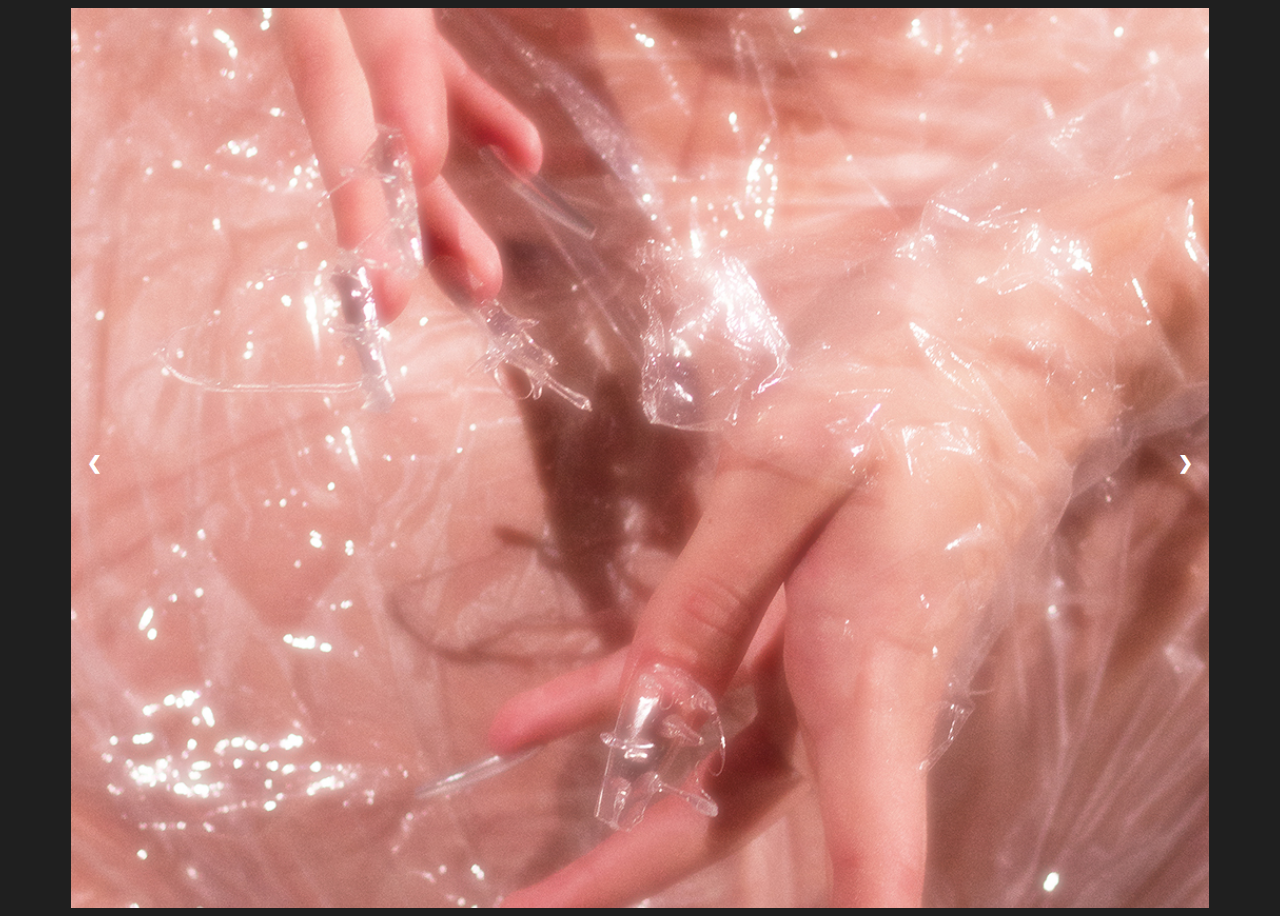
<file: 1/index.html>
<!DOCTYPE html>
<html lang="en">
<head>
    <meta charset="UTF-8">
    <meta http-equiv="X-UA-Compatible" content="IE=edge">
    <meta name="viewport" content="width=device-width, initial-scale=1.0">
    <link rel="shortcut icon" href="../logo.png" type="image/x-icon">
    <link rel="stylesheet" href="style.css">
    <title>My</title>
</head>
<body>
    <div class="slider">
        <div class="item">
            <img src="1.jpg" alt="Первый слайд">
        </div>
    
        <div class="item">
            <img src="2.jpg" alt="Второй слайд">
        </div>
        <div class="item">
            <img src="3.jpg" alt="Третий слайд">
        </div>
        
        <a class="prev" onclick="minusSlide()">&#10094;</a>
        <a class="next" onclick="plusSlide()">&#10095;</a>
    </div>

    <script src="script.js"></script>
</body>
</html>
</file>
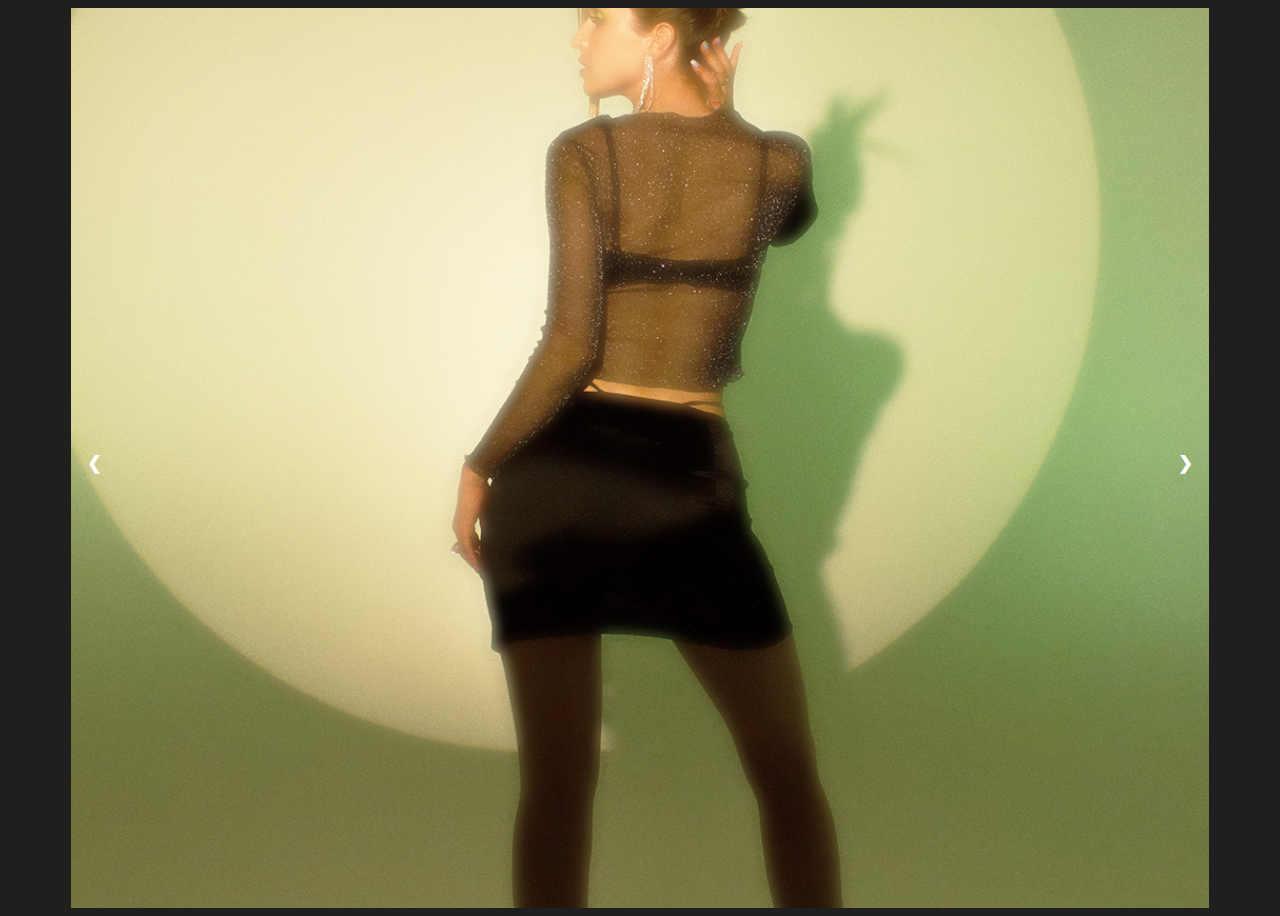
<file: 2/index.html>
<!DOCTYPE html>
<html lang="en">
<head>
    <meta charset="UTF-8">
    <meta http-equiv="X-UA-Compatible" content="IE=edge">
    <meta name="viewport" content="width=device-width, initial-scale=1.0">
    <link rel="shortcut icon" href="../logo.png" type="image/x-icon">
    <link rel="stylesheet" href="style.css">
    <title>My</title>
</head>
<body>
    <div class="slider">
        <div class="item">
            <img src="1.jpg" alt="Первый слайд">
        </div>
    
        <div class="item">
            <img src="2.jpg" alt="Второй слайд">
        </div>
        <div class="item">
            <img src="3.jpg" alt="Третий слайд">
        </div>
        <div class="item">
            <img src="4.jpg" alt="Третий слайд">
        </div>
        
        <a class="prev" onclick="minusSlide()">&#10094;</a>
        <a class="next" onclick="plusSlide()">&#10095;</a>
    </div>

    <script src="../1/script.js"></script>
</body>
</html>
</file>
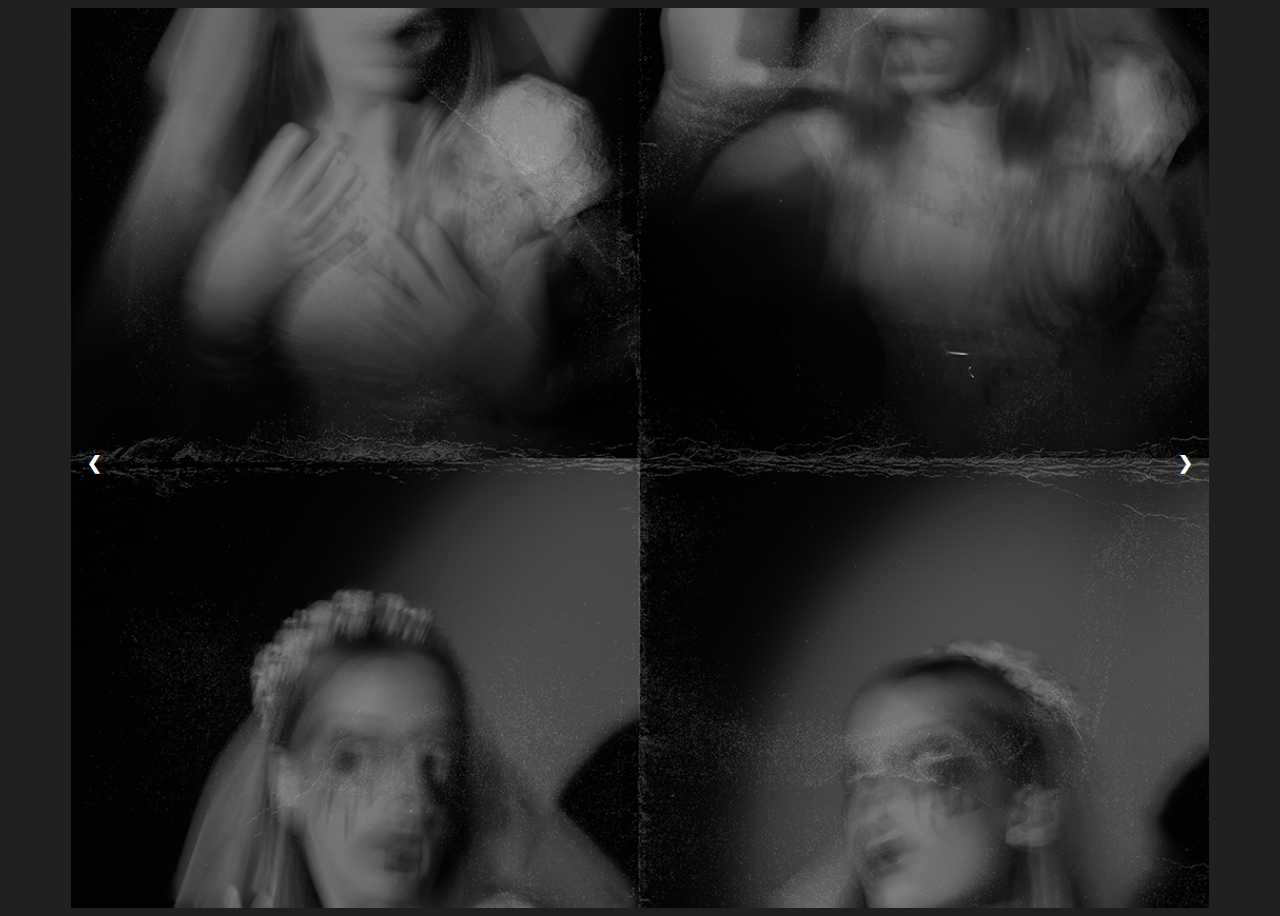
<file: 3/index.html>
<!DOCTYPE html>
<html lang="en">
<head>
    <meta charset="UTF-8">
    <meta http-equiv="X-UA-Compatible" content="IE=edge">
    <meta name="viewport" content="width=device-width, initial-scale=1.0">
    <link rel="shortcut icon" href="../logo.png" type="image/x-icon">
    <link rel="stylesheet" href="style.css">
    <title>My</title>
</head>
<body>
    <div class="slider">
        <div class="item">
            <img src="1.jpg" alt="Первый слайд">
        </div>
    
        <div class="item">
            <img src="2.jpg" alt="Второй слайд">
        </div>
        <div class="item">
            <img src="3.jpg" alt="Третий слайд">
        </div>
        
        <a class="prev" onclick="minusSlide()">&#10094;</a>
        <a class="next" onclick="plusSlide()">&#10095;</a>
    </div>

    <script src="../1/script.js"></script>
</body>
</html>
</file>
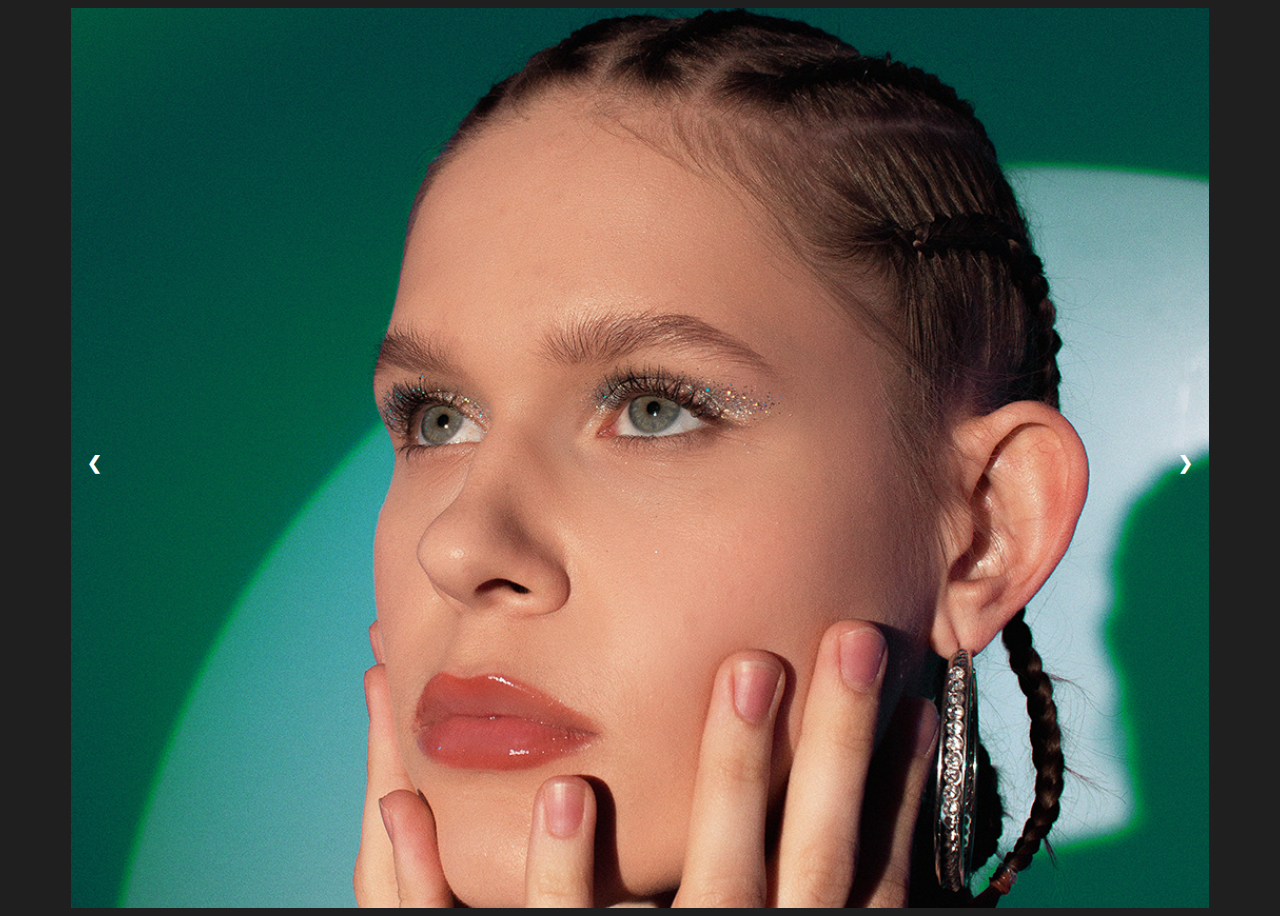
<file: 5/index.html>
<!DOCTYPE html>
<html lang="en">
<head>
    <meta charset="UTF-8">
    <meta http-equiv="X-UA-Compatible" content="IE=edge">
    <meta name="viewport" content="width=device-width, initial-scale=1.0">
    <link rel="shortcut icon" href="../logo.png" type="image/x-icon">
    <link rel="stylesheet" href="style.css">
    <title>My</title>
</head>
<body>
    <div class="slider">
        <div class="item">
            <img src="1.jpg" alt="Первый слайд">
        </div>
    
        <div class="item">
            <img src="2.jpg" alt="Второй слайд">
        </div>
        
        <div class="item">
            <img src="3.jpg" alt="Третий слайд">
        </div>
        
        <a class="prev" onclick="minusSlide()">&#10094;</a>
        <a class="next" onclick="plusSlide()">&#10095;</a>
    </div>

    <script src="../1/script.js"></script>
</body>
</html>
</file>
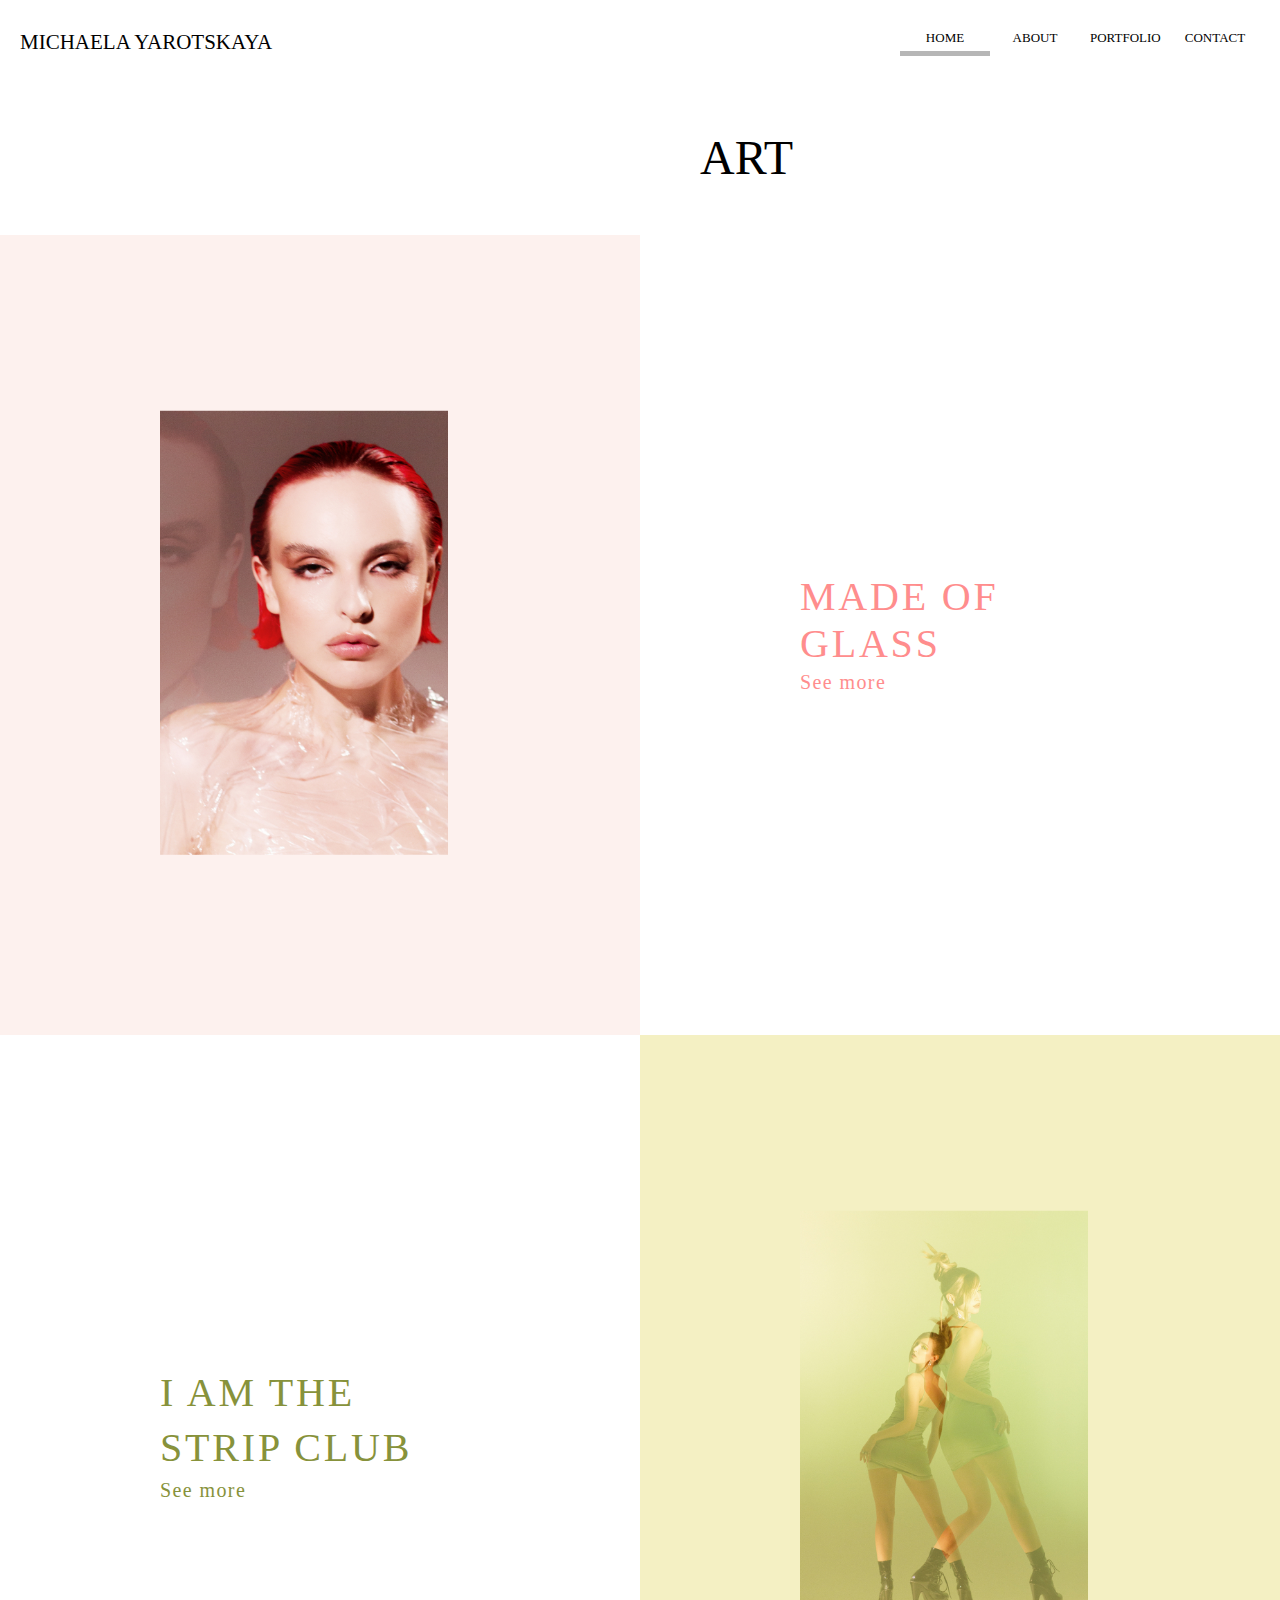
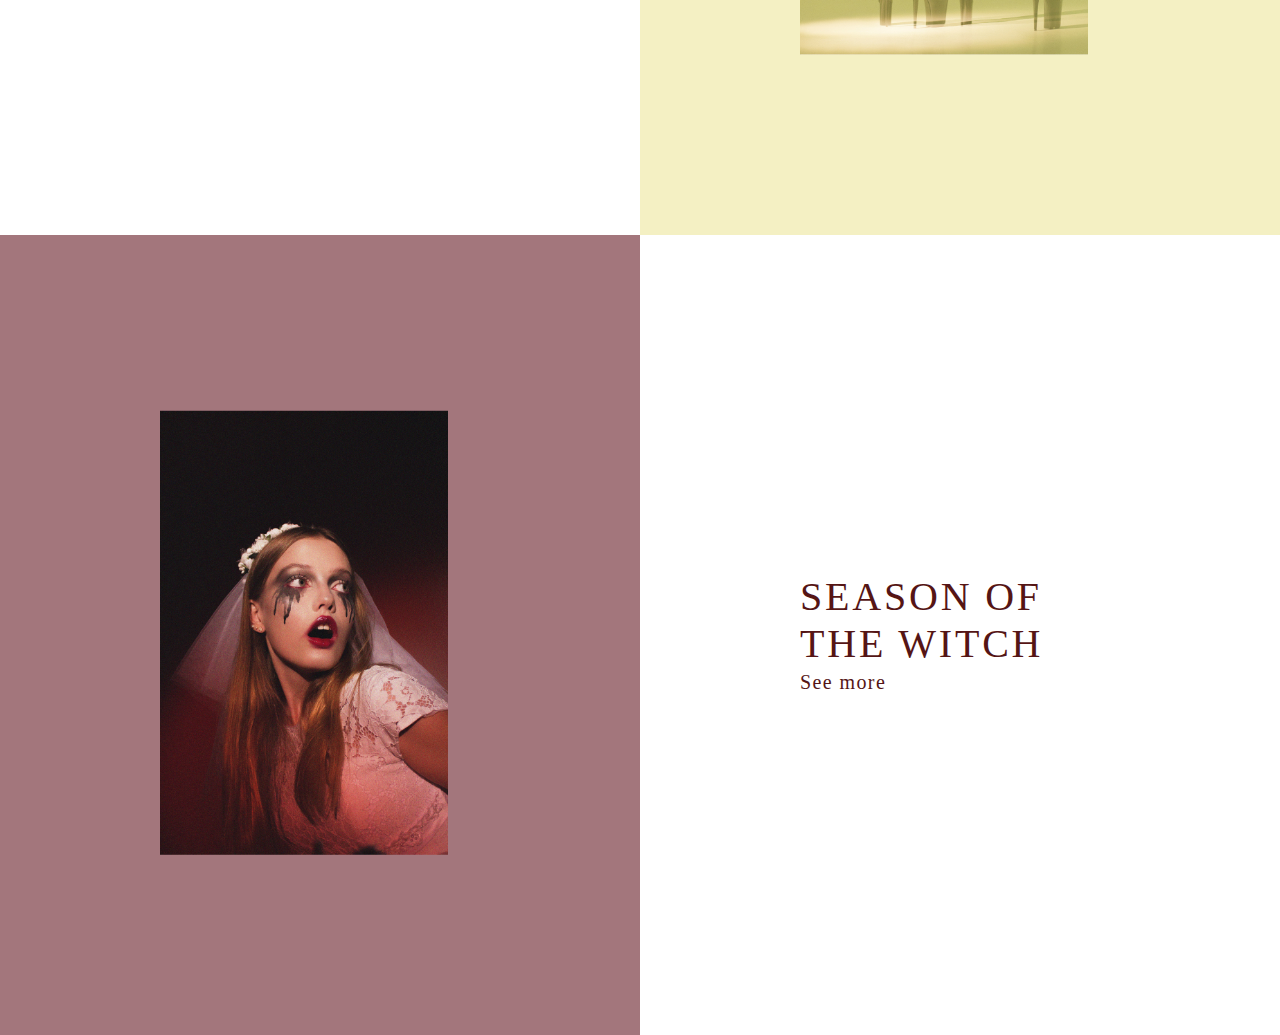
<file: art page/index.html>
<!DOCTYPE html>
<html lang="en">
<head>
    <meta charset="UTF-8">
    <meta http-equiv="X-UA-Compatible" content="IE=edge">
    <meta name="viewport" content="width=device-width, initial-scale=1.0">
    <link rel="stylesheet" href="style.css">
    <link rel="stylesheet" href="https://unpkg.com/swiper/swiper-bundle.min.css"/>
    <link rel="shortcut icon" href="../logo.png" type="image/x-icon">
    <title>Document</title>
</head>
<body>
        <header>
            <nav id="nav">
                <div>
                    <div id="logo">Michaela Yarotskaya</div>
                </div>
                <div>
                    <ul id="menu">
                        <li><a href="../index.html">Home</a></li>
                        <li><a href="#">About</a> </li>
                        <li><a href="#">Portfolio</a>
                            <ul id="drop">
                                <div>
                                    <li> <a href="art page/index.html">Art</a> </li>
                                    <li> <a href="#">Model tests</a></li>
                                    <li> <a href="#">Commersial</a></li>
                                    <li> <a href="#">Personal</a></li>
                                    <li> <a href="#">Special progects</a></li>
                                    <li> <a href="#">Film</a></li>
                                </div>
                            </ul>
                        </li>
                        <li><a href="#">Contact</a></li>
                        <div id="marker"></div>
                    </ul>
                </div>
            </nav>
        </header>    
        <h2>Art</h2>
        <main>
            <section class="container">
                <div class="container__div">
                    <div class="one">
                        <div class="first">
                            <img src="art1.jpg" alt="">
                        </div>
                    </div>
                    
                    <div class="two">
                        <div class="container__second">
                            <h3>
                                <a href="#">
                                Made of glass 
                                </a>
                                <a href="#">
                                    See more
                                </a>
                            </h3>
                        </div>
                        
                    </div>
                </div>
            </section>

            <section class="container__second">
                <div class="container__div">
                    <div class="two">
                        <div class="container__second">
                            <h3>
                                <a href="#">
                                    i am the strip club 
                                </a>
                                <a href="#">
                                    See more
                                </a>
                            </h3>
                        </div>
                    </div>
                    <div class="one">
                        <div class="first">
                            <img src="art2.jpg" alt="">
                        </div>
                    </div>
                </div>
            </section>

            <section class="container" id="third">
                <article id="third">
                    <div class="container__div">
                        <div class="one">
                            <div class="first">
                                <img src="art3.jpg" alt="">
                            </div>
                        </div>
                        
                        <div class="two">
                            <div class="container__second">
                                <h3>
                                    <a href="#">
                                        Season of the witch
                                    </a>
                                    <a href="#">
                                        See more
                                    </a>
                                </h3>
                            </div>
                            
                        </div>
                    </div>
                </article>
                
            </section>

        </main>
            

        
    
</body>
</html>
</file>
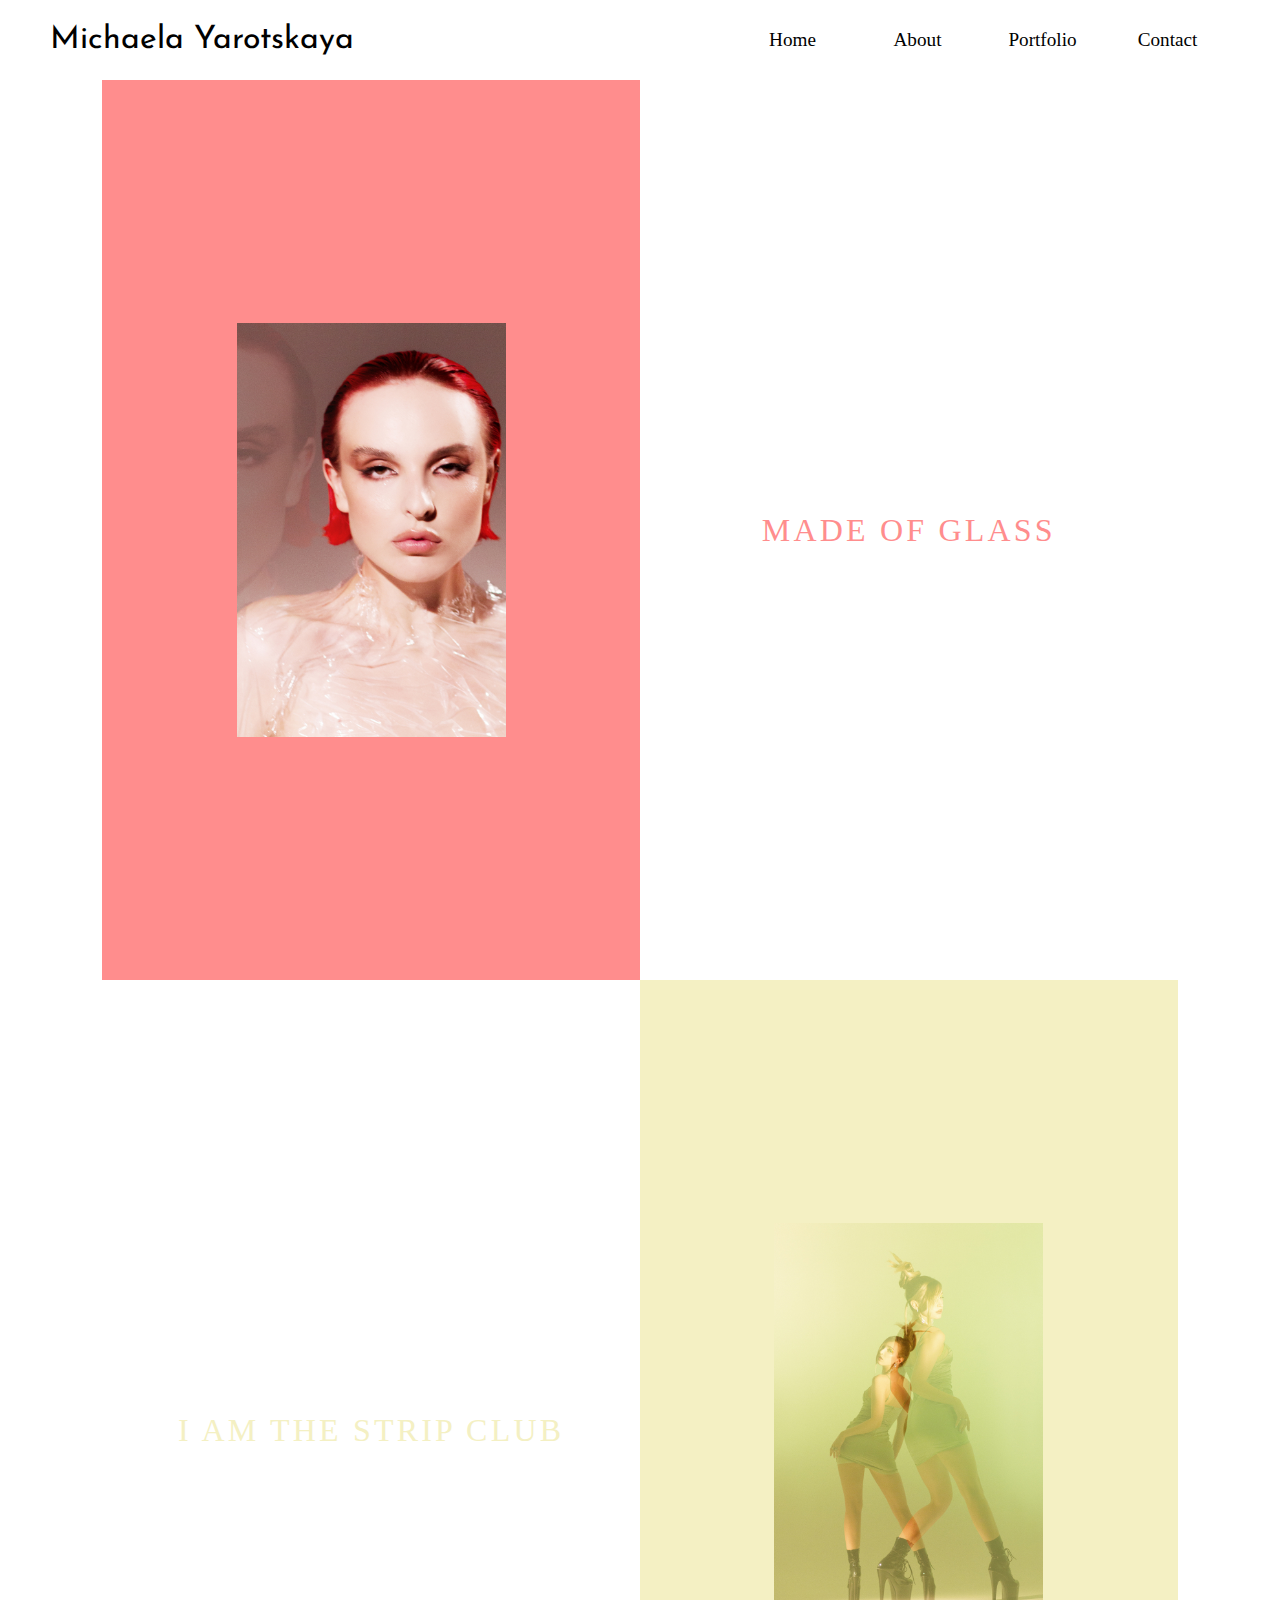
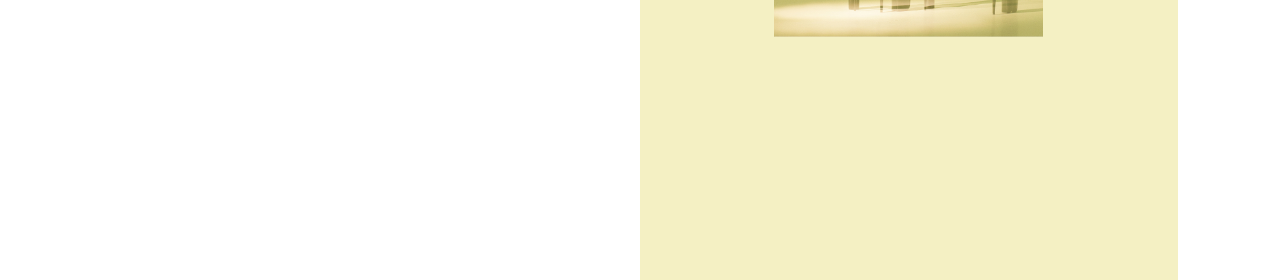
<file: portfolio/index.html>
<!DOCTYPE html>
<html lang="en">
<head>
    <meta charset="UTF-8">
    <meta http-equiv="X-UA-Compatible" content="IE=edge">
    <meta name="viewport" content="width=device-width, initial-scale=1.0">
    <link rel="stylesheet" href="style.css">
    <link rel="shortcut icon" href="../logo.png" type="image/x-icon">
    <link rel="preconnect" href="https://fonts.googleapis.com">
    <link rel="preconnect" href="https://fonts.gstatic.com" crossorigin>
    <link href="https://fonts.googleapis.com/css2?family=Josefin+Sans&display=swap" rel="stylesheet">
    <link rel="preconnect" href="https://fonts.googleapis.com">
    <title>M Y</title>
</head>
<body>
    <header>
        <div id="header__block" ></div>
        <nav class="navbar">
            <div class="navbar__container">
                <a href="#home" id="navbar__logo">Michaela Yarotskaya</a>
                <div class="navbar__toggle" id="mobile-menu">
                    <span class="bar"></span>
                    <span class="bar"></span>
                    <span class="bar"></span>
                </div>
                <ul class="navbar__menu">
                    <li class="navbar__item">
                        <a href="../index.html" class="navbar__links" id="home-page">Home</a>
                    </li>
                    <li class="navbar__item">
                        <a href="../about/index.html" class="navbar__links" id="about-page">About</a>
                    </li>
                    <li class="navbar__item">
                        <a href="#" class="navbar__links" id="portfolio-page">Portfolio</a>
                    </li>
                    <li class="navbar__item">
                        <a href="#footer" class="navbar__links" id="contact-page">Contact</a>
                    </li>
                </ul>
            </div>
        </nav>
    </header>

    <main>
        <section class="one" id="one">
            <div class="one__parent" id="one__parent">
                <div class="one__child">
                    <img class="one__img" src="1.jpg" alt="">
                </div>
                <div class="two__child">
                    <h3>Made of glass</h3>
                </div>
            </div>
        </section>

        <section class="two" id="two">
            <div class="two__parent" id="two__parent">
                <div class="one__child">
                    <h3>i am the strip club</h3>
                </div>
                <div class="two__child">
                    <img class="two__img" src="2.jpg" alt="">
                </div>
            </div>
        </section>
    </main>
</body>
</html>
</file>
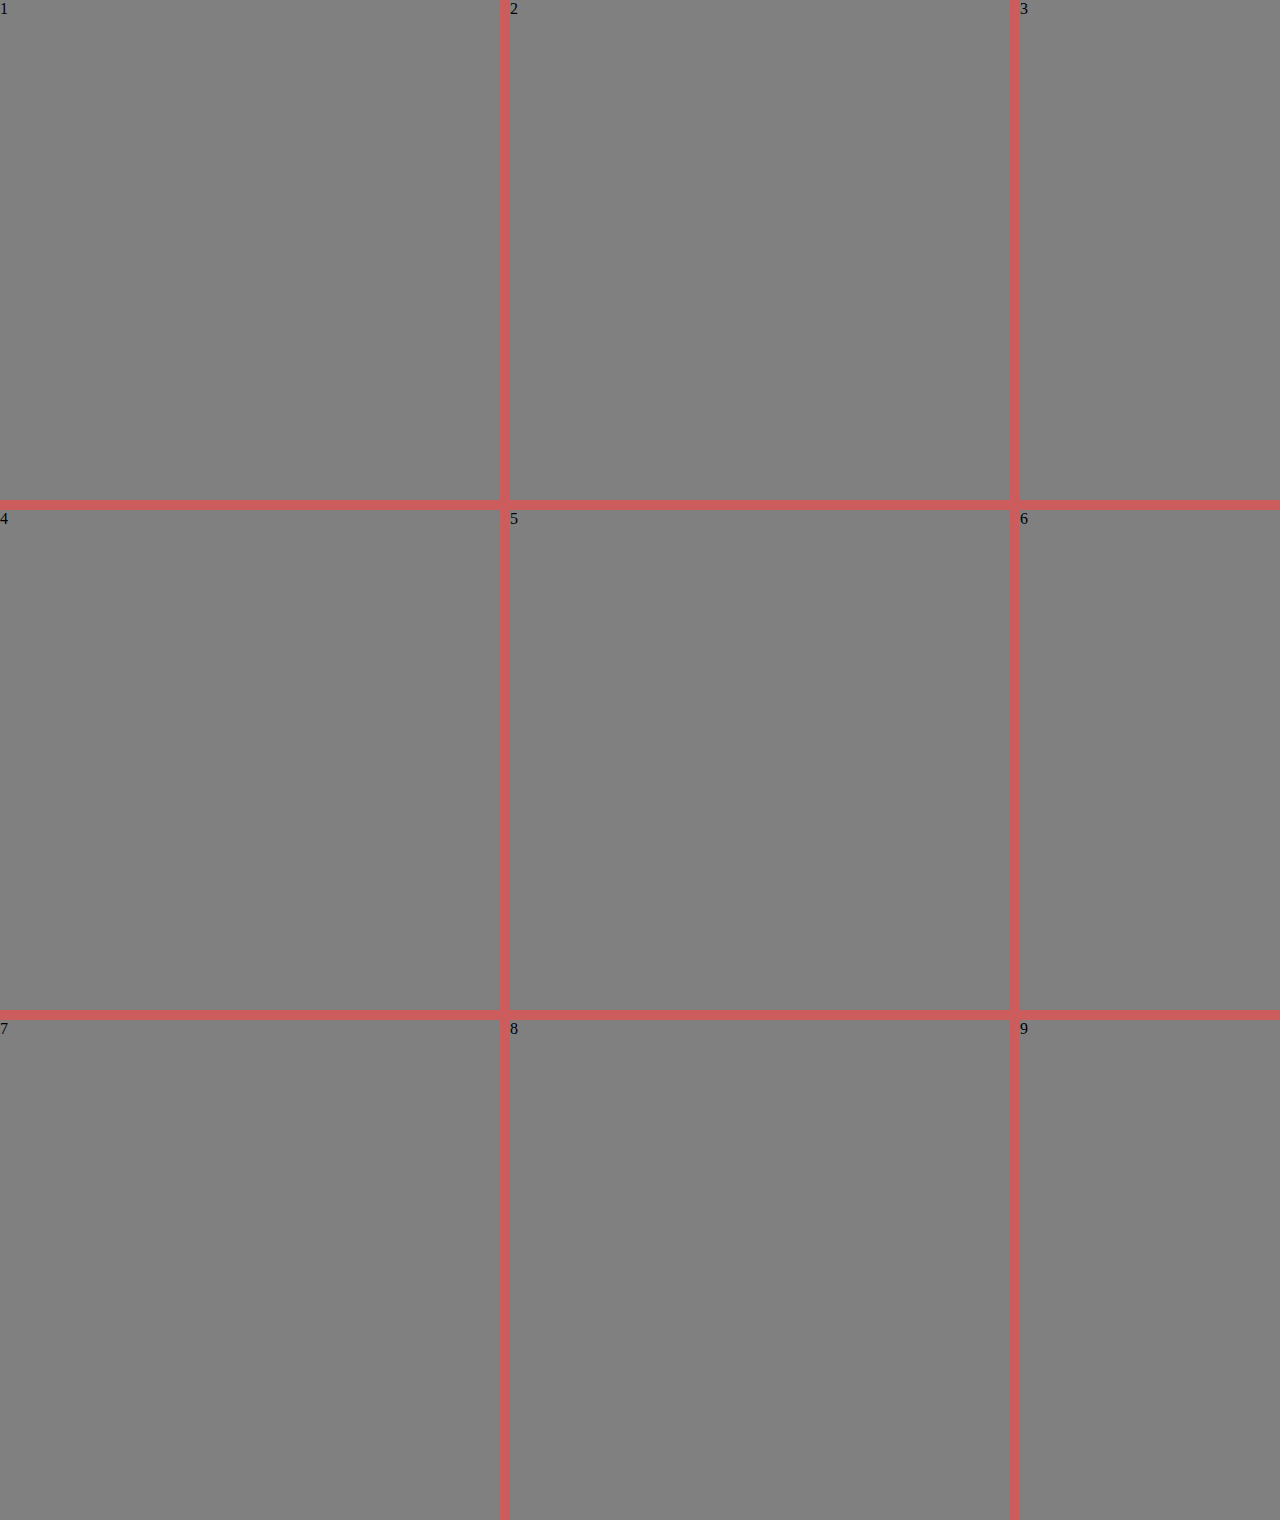
<file: grid.html>
<!DOCTYPE html>
<html lang="en">
<head>
    <meta charset="UTF-8">
    <meta http-equiv="X-UA-Compatible" content="IE=edge">
    <meta name="viewport" content="width=device-width, initial-scale=1.0">
    <link rel="stylesheet" href="grid.css">
    <title>Grid</title>
</head>
<body>
    <div class="parent">
        <div class="child">1</div>
        <div class="child">2</div>
        <div class="child">3</div>
        <div class="child">4</div>
        <div class="child">5</div>
        <div class="child">6</div>
        <div class="child">7</div>
        <div class="child">8</div>
        <div class="child">9</div>
    </div>
</body>
</html>
</file>
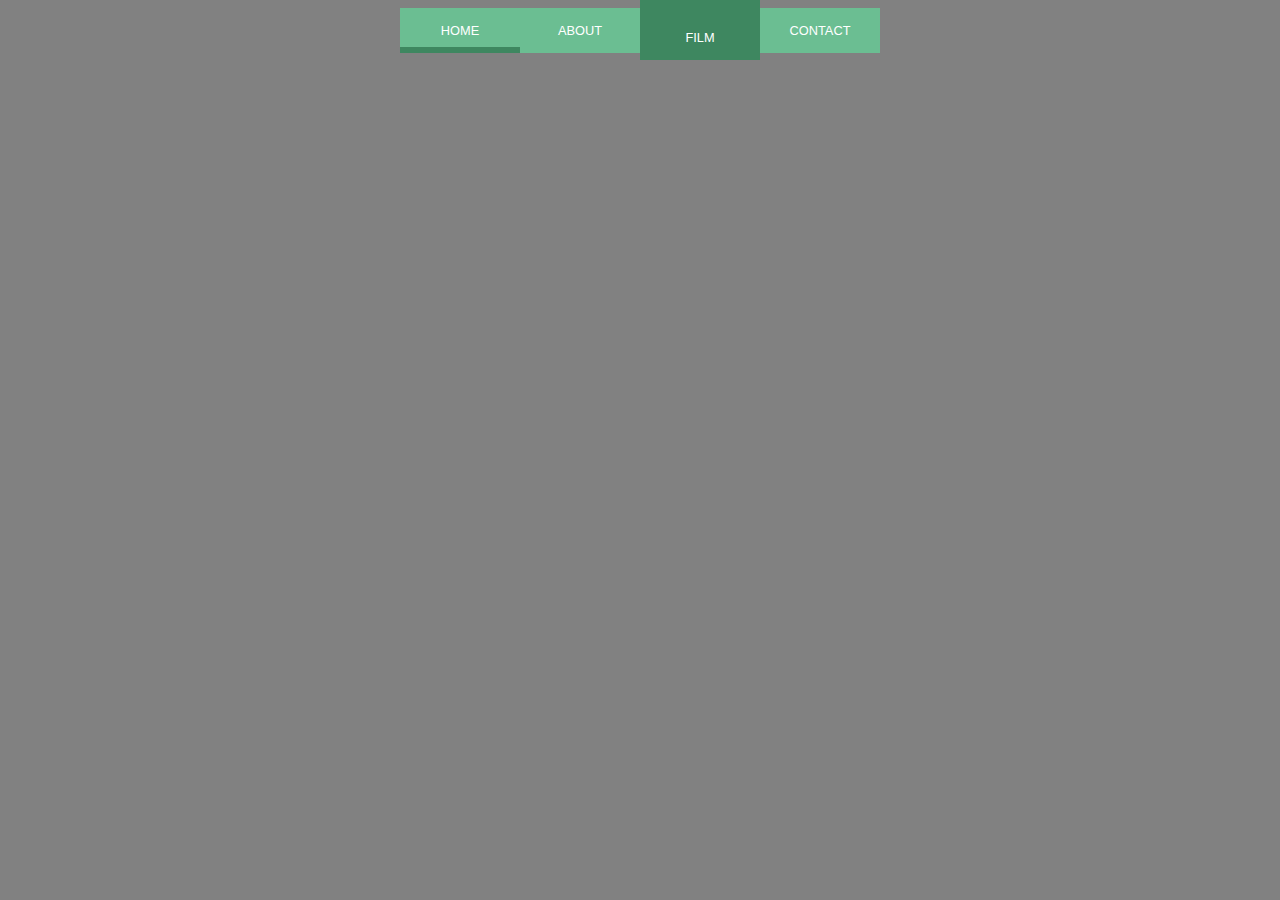
<file: menu.html>
<!DOCTYPE html>
<html lang="en">
<head>
    <meta charset="UTF-8">
    <meta http-equiv="X-UA-Compatible" content="IE=edge">
    <meta name="viewport" content="width=device-width, initial-scale=1.0">
    <link rel="stylesheet" href="menu.css">
    <title>Document</title>
</head>
<body>
    <nav>
        <ul id="main">
          <li>Home</li>
          <li>About</li>
          <li>Portfolio
            <ul class="drop">
              <div>
              <li>Art</li>
              <li>Model tests</li>
              <li>Commersial</li>
              <li>Personal</li>
              <li>Special progects</li>
              <li>Film</li>
              </div>
            </ul>
          </li>
          <li>Contact</li>
          <div id="marker"></div>
        </ul>
      </nav>
</body>
</html>
</file>
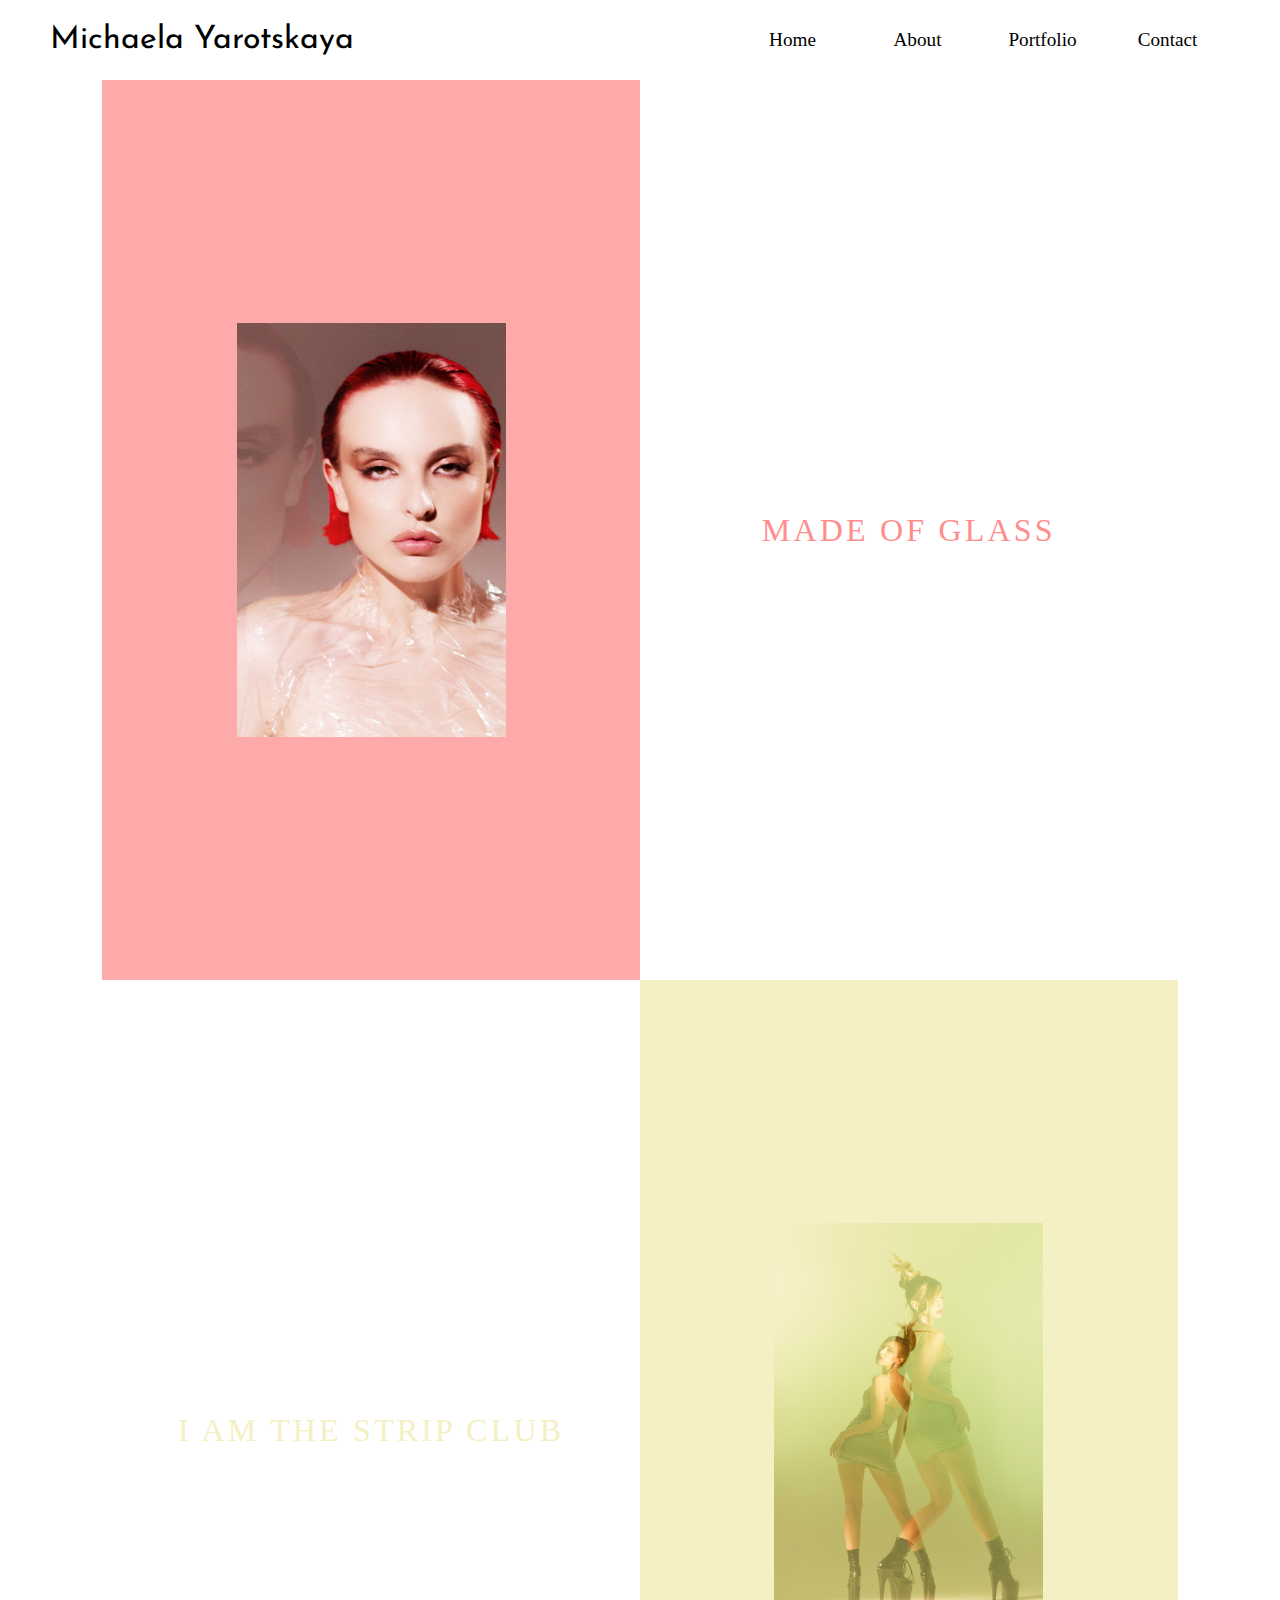
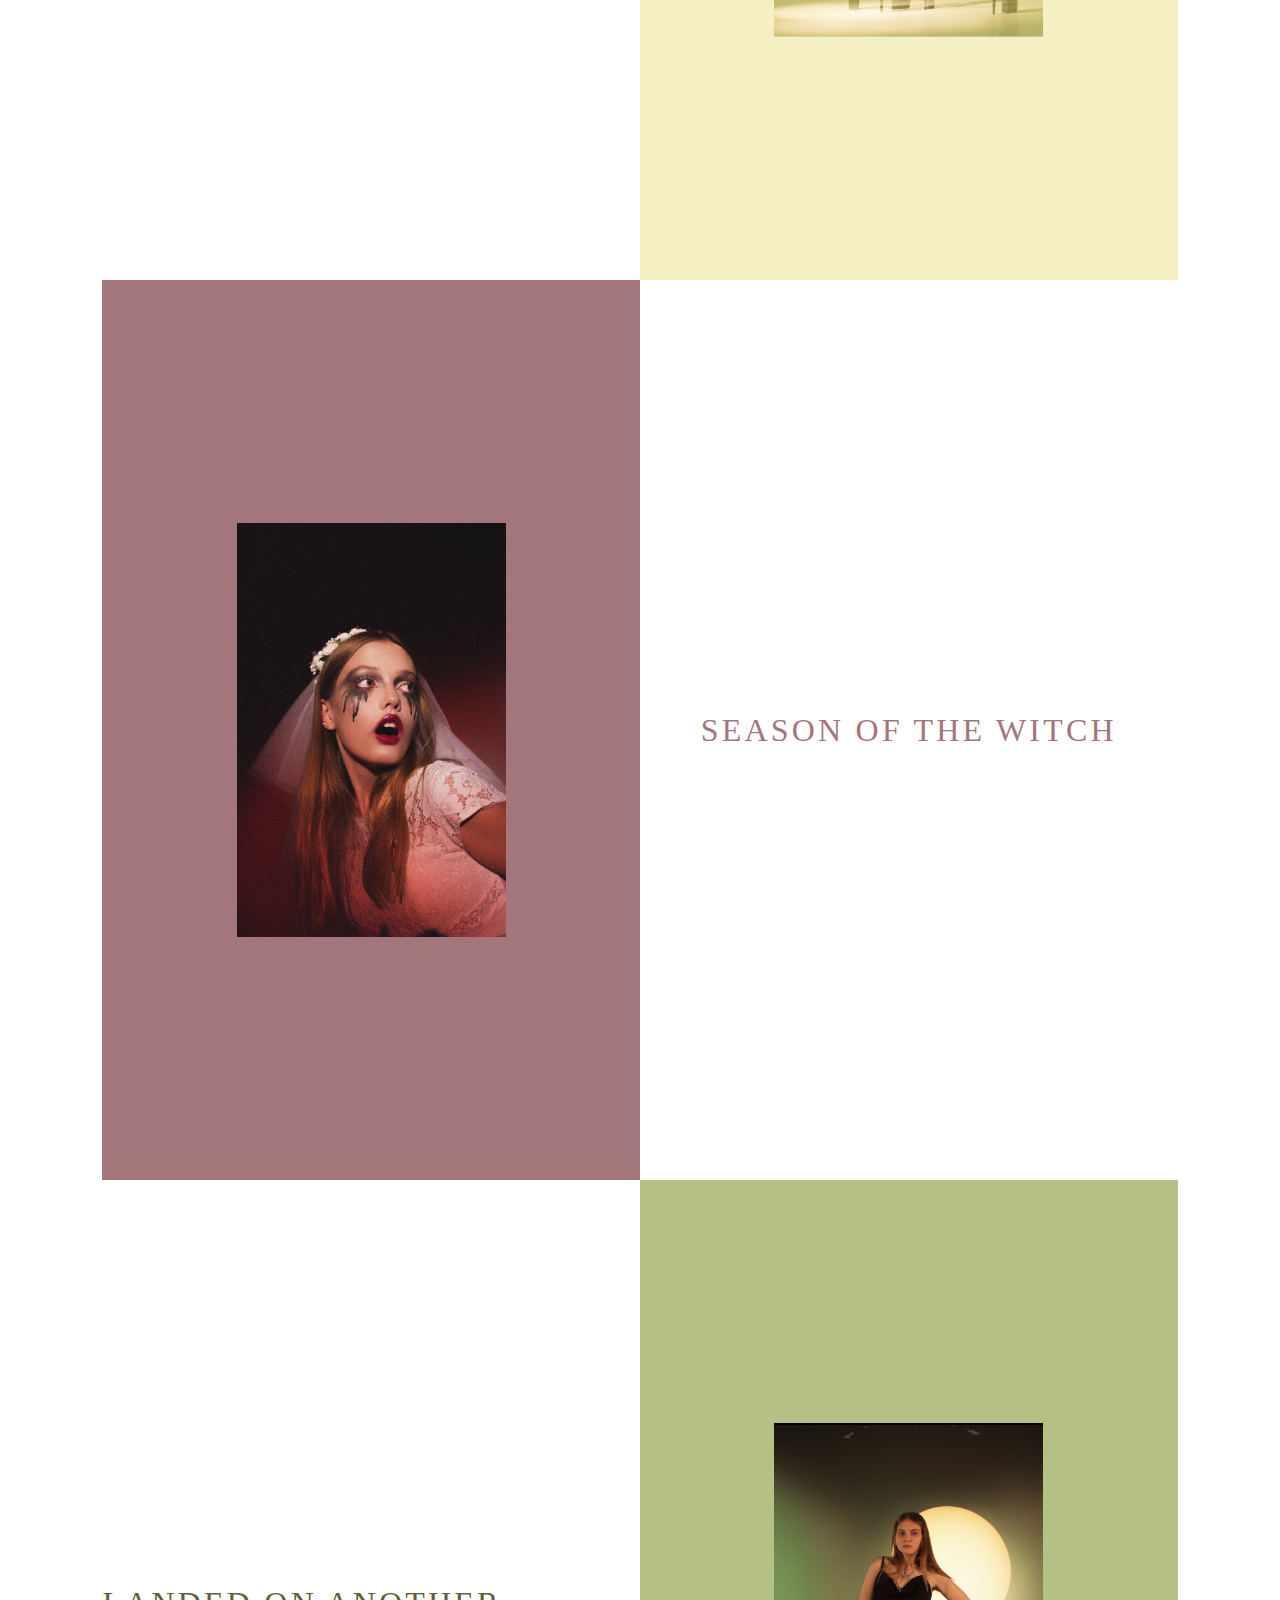
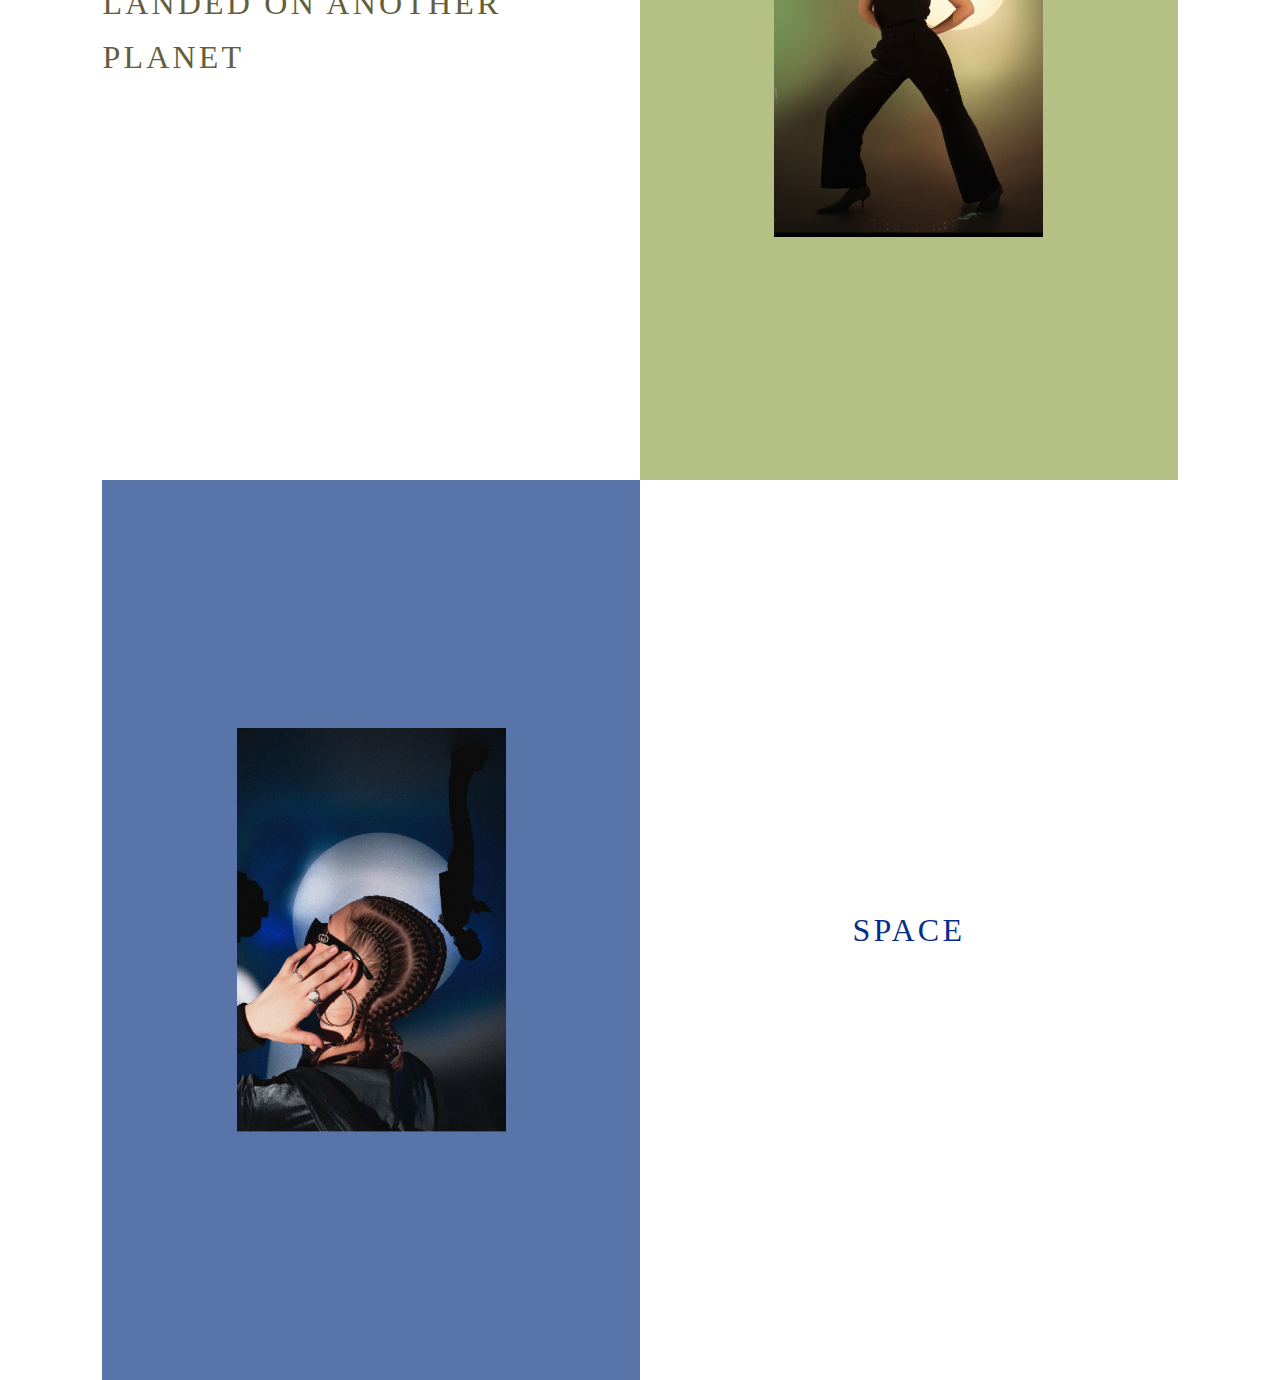
<file: portfolio.html>
<!DOCTYPE html>
<html lang="en">
<head>
    <meta charset="UTF-8">
    <meta http-equiv="X-UA-Compatible" content="IE=edge">
    <meta name="viewport" content="width=device-width, initial-scale=1.0">
    <link rel="stylesheet" href="navigation.css">
    <link rel="stylesheet" href="portfolio.css">
    <link rel="shortcut icon" href="logo.png" type="image/x-icon">
    <link rel="preconnect" href="https://fonts.googleapis.com">
    <link rel="preconnect" href="https://fonts.gstatic.com" crossorigin>
    <link href="https://fonts.googleapis.com/css2?family=Josefin+Sans&display=swap" rel="stylesheet">
    <link rel="preconnect" href="https://fonts.googleapis.com">
    <title>M Y</title>
</head>
<body>
    <header>
        <div id="header__block" ></div>
        <nav class="navbar">
            <div class="navbar__container">
                <a href="#home" id="navbar__logo">Michaela Yarotskaya</a>
                <div class="navbar__toggle" id="mobile-menu">
                    <span class="bar"></span>
                    <span class="bar"></span>
                    <span class="bar"></span>
                </div>
                <ul class="navbar__menu">
                    <li class="navbar__item">
                        <a href="index.html" class="navbar__links" id="home-page">Home</a>
                    </li>
                    <li class="navbar__item">
                        <a href="about.html" class="navbar__links" id="about-page">About</a>
                    </li>
                    <li class="navbar__item">
                        <a href="portfolio.html" class="navbar__links" id="portfolio-page">Portfolio</a>
                    </li>
                    <li class="navbar__item">
                        <a href="#footer" class="navbar__links" id="contact-page">Contact</a>
                    </li>
                </ul>
            </div>
        </nav>
    </header>

    <main>
        <section class="one" id="one">
            <div class="wrapper" id="wrapper">
                <div class="img__wrapper">
                    <a href="1/index.html">
                        <img class="img" src="images/portfolio/1.jpg" alt="photo one">
                    </a>
                    
                </div>
                <div class="text">
                    <h3>Made of glass</h3>
                </div>
            </div>
        </section>

        <section class="two" id="two">
            <div class="wrapper" id="wrapper">
                <div class="text">
                    <h3>i am the strip club</h3>
                </div>
                <div class="img__wrapper">
                    <a href="2/index.html">
                        <img class="img" src="images/portfolio/2.jpg" alt="photo two"/>
                    </a>    
                </div>
            </div>
        </section>

        <section class="three" id="three">
            <div class="wrapper" id="wrapper">
                <div class="img__wrapper">
                    <a href="3/index.html">
                        <img class="img" src="images/portfolio/3.jpg" alt="photo three">
                    </a>
                </div>
                <div class="text">
                    <h3>Season of the witch</h3>
                </div>
            </div>
        </section>

        <section class="fourth" id="fourth">
            <div class="wrapper" id="wrapper">
                <div class="text">
                    <h3>landed on another planet</h3>
                </div>
                <div class="img__wrapper">
                    <a href="4/index.html">
                        <img class="img" src="images/portfolio/4.jpg" alt="photo four">
                    </a>
                </div>
            </div>
        </section>

        <section class="fifth" id="fifth">
            <div class="wrapper" id="wrapper">
                <div class="img__wrapper">
                    <a href="5/index.html">
                        <img class="img" src="images/portfolio/5.jpg" alt="photo five">
                    </a>
                </div>
                <div class="text">
                    <h3>Space</h3>
                </div>
            </div>
        </section>

    </main>


    <script src="nav.js"></script>
</body>
</html>
</file>
<file: 1/style.css>
@charset "UTF-8";
body {
  height: 100vh;
  background-color: #1f1f1f;
}

/* Собственно сам слайдер */
.slider {
  max-width: 90%;
  position: relative;
  margin: auto;
  height: 100vh;
  margin-bottom: 15px;
}

/* Картинка мастабируется по отношению к родительскому элементу */
.item {
  height: 100vh;
}

.slider .item img {
  -o-object-fit: cover;
     object-fit: cover;
  width: 100%;
  height: 100vh;
  border: none !important;
  -webkit-box-shadow: none !important;
          box-shadow: none !important;
}

/* Кнопки вперед и назад */
.slider .prev, .slider .next {
  cursor: pointer;
  position: absolute;
  top: 0;
  top: 50%;
  width: auto;
  margin-top: -22px;
  padding: 16px;
  color: white;
  font-weight: bold;
  font-size: 18px;
  -webkit-transition: 0.6s ease;
  transition: 0.6s ease;
  border-radius: 10px;
}

.slider .next {
  right: 0;
  border-radius: 10px;
}

/* При наведении на кнопки добавляем фон кнопок */
.slider .prev:hover,
.slider .next:hover {
  background-color: rgba(0, 0, 0, 0.8);
}

/* Анимация слайдов */
.slider .item {
  -webkit-animation-name: fade;
          animation-name: fade;
  -webkit-animation-duration: 1.5s;
          animation-duration: 1.5s;
}

@-webkit-keyframes fade {
  from {
    opacity: .4;
  }
  to {
    opacity: 1;
  }
}

@keyframes fade {
  from {
    opacity: .4;
  }
  to {
    opacity: 1;
  }
}
</file>
<file: 2/style.css>
body {
    height: 100vh;
    background-color: #1f1f1f;
  }
  
  /* Собственно сам слайдер */
  .slider {
    max-width: 90%;
    position: relative;
    margin: auto;
    height: 100vh;
    margin-bottom: 15px;
  }
  
  /* Картинка мастабируется по отношению к родительскому элементу */
  .item {
    height: 100vh;
  }
  
  .slider .item img {
    -o-object-fit: cover;
       object-fit: cover;
    width: 100%;
    height: 100vh;
    border: none !important;
    -webkit-box-shadow: none !important;
            box-shadow: none !important;
  }
  
  /* Кнопки вперед и назад */
  .slider .prev, .slider .next {
    cursor: pointer;
    position: absolute;
    top: 0;
    top: 50%;
    width: auto;
    margin-top: -22px;
    padding: 16px;
    color: white;
    font-weight: bold;
    font-size: 18px;
    -webkit-transition: 0.6s ease;
    transition: 0.6s ease;
    border-radius: 10px;
  }
  
  .slider .next {
    right: 0;
    border-radius: 10px;
  }
  
  /* При наведении на кнопки добавляем фон кнопок */
  .slider .prev:hover,
  .slider .next:hover {
    background-color: rgba(0, 0, 0, 0.8);
  }
  
  /* Анимация слайдов */
  .slider .item {
    -webkit-animation-name: fade;
            animation-name: fade;
    -webkit-animation-duration: 1.5s;
            animation-duration: 1.5s;
  }
  
  @-webkit-keyframes fade {
    from {
      opacity: .4;
    }
    to {
      opacity: 1;
    }
  }
  
  @keyframes fade {
    from {
      opacity: .4;
    }
    to {
      opacity: 1;
    }
  }
</file>
<file: 3/style.css>
@charset "UTF-8";
body {
  height: 100vh;
  background-color: #1f1f1f;
}

/* Собственно сам слайдер */
.slider {
  max-width: 90%;
  position: relative;
  margin: auto;
  height: 100vh;
  margin-bottom: 15px;
}

/* Картинка мастабируется по отношению к родительскому элементу */
.item {
  height: 100vh;
}

.slider .item img {
  -o-object-fit: cover;
     object-fit: cover;
  width: 100%;
  height: 100vh;
  border: none !important;
  -webkit-box-shadow: none !important;
          box-shadow: none !important;
}

/* Кнопки вперед и назад */
.slider .prev, .slider .next {
  cursor: pointer;
  position: absolute;
  top: 0;
  top: 50%;
  width: auto;
  margin-top: -22px;
  padding: 16px;
  color: white;
  font-weight: bold;
  font-size: 18px;
  -webkit-transition: 0.6s ease;
  transition: 0.6s ease;
  border-radius: 10px;
}

.slider .next {
  right: 0;
  border-radius: 10px;
}

/* При наведении на кнопки добавляем фон кнопок */
.slider .prev:hover,
.slider .next:hover {
  background-color: rgba(0, 0, 0, 0.8);
}

/* Анимация слайдов */
.slider .item {
  -webkit-animation-name: fade;
          animation-name: fade;
  -webkit-animation-duration: 1.5s;
          animation-duration: 1.5s;
}

@-webkit-keyframes fade {
  from {
    opacity: .4;
  }
  to {
    opacity: 1;
  }
}

@keyframes fade {
  from {
    opacity: .4;
  }
  to {
    opacity: 1;
  }
}
</file>
<file: 5/style.css>
@charset "UTF-8";
body {
  height: 100vh;
  background-color: #1f1f1f;
}

/* Собственно сам слайдер */
.slider {
  max-width: 90%;
  position: relative;
  margin: auto;
  height: 100vh;
  margin-bottom: 15px;
}

/* Картинка мастабируется по отношению к родительскому элементу */
.item {
  height: 100vh;
}

.slider .item img {
  -o-object-fit: cover;
     object-fit: cover;
  width: 100%;
  height: 100vh;
  border: none !important;
  -webkit-box-shadow: none !important;
          box-shadow: none !important;
}

/* Кнопки вперед и назад */
.slider .prev, .slider .next {
  cursor: pointer;
  position: absolute;
  top: 0;
  top: 50%;
  width: auto;
  margin-top: -22px;
  padding: 16px;
  color: white;
  font-weight: bold;
  font-size: 18px;
  -webkit-transition: 0.6s ease;
  transition: 0.6s ease;
  border-radius: 10px;
}

.slider .next {
  right: 0;
  border-radius: 10px;
}

/* При наведении на кнопки добавляем фон кнопок */
.slider .prev:hover,
.slider .next:hover {
  background-color: rgba(0, 0, 0, 0.8);
}

/* Анимация слайдов */
.slider .item {
  -webkit-animation-name: fade;
          animation-name: fade;
  -webkit-animation-duration: 1.5s;
          animation-duration: 1.5s;
}

@-webkit-keyframes fade {
  from {
    opacity: .4;
  }
  to {
    opacity: 1;
  }
}

@keyframes fade {
  from {
    opacity: .4;
  }
  to {
    opacity: 1;
  }
}
</file>
<file: art page/style.css>
@import url("https://fonts.googleapis.com/css2?family=Josefin+Sans&display=swap");
* {
  margin: 0;
  padding: 0;
  -webkit-box-sizing: border-box;
          box-sizing: border-box;
  font-family: 'Avenir';
}

html, body {
  position: relative;
  height: 100%;
}

html > header,
html > main,
html > footer, body > header,
body > main,
body > footer {
  max-width: 100%;
  margin: 0 auto;
}

html header, body header {
  max-width: 1240px;
  margin: 0 auto;
}

html header nav#nav, body header nav#nav {
  margin: 0;
  padding: 30px 0;
  height: 80px;
  text-transform: uppercase;
  background-color: #fff;
  display: -webkit-box;
  display: -ms-flexbox;
  display: flex;
  -webkit-box-orient: horizontal;
  -webkit-box-direction: normal;
      -ms-flex-direction: row;
          flex-direction: row;
  -webkit-box-pack: justify;
      -ms-flex-pack: justify;
          justify-content: space-between;
}

html header nav#nav li, body header nav#nav li {
  margin: 0;
}

html header nav#nav > div:first-child, body header nav#nav > div:first-child {
  font-family: 'Josefin Sans', sans-serif;
  font-size: 21px;
  font-weight: 500;
}

html header nav#nav #menu, body header nav#nav #menu {
  text-align: center;
  position: relative;
  display: -webkit-box;
  display: -ms-flexbox;
  display: flex;
  -webkit-box-orient: horizontal;
  -webkit-box-direction: normal;
      -ms-flex-direction: row;
          flex-direction: row;
  font-size: 13px;
  font-weight: 400;
  padding: 0;
  margin: 0;
  list-style: none;
}

html header nav#nav #menu > li, body header nav#nav #menu > li {
  margin: 0;
  padding: 0 10px 10px;
  display: inline-block;
  position: relative;
  cursor: pointer;
  z-index: 5;
  width: 90px;
}

html header nav#nav #menu > li a, body header nav#nav #menu > li a {
  color: #000;
  text-decoration: none;
}

html header nav#nav #menu > li:nth-child(3):hover #drop div, body header nav#nav #menu > li:nth-child(3):hover #drop div {
  display: block;
  background-color: rgba(255, 255, 255, 0.199);
  -webkit-transform: translate(0, 0);
          transform: translate(0, 0);
}

html header nav#nav #menu > li:nth-child(3):hover #drop div li, body header nav#nav #menu > li:nth-child(3):hover #drop div li {
  padding: 6px 0;
  font-size: 13px;
  text-transform: none;
}

html header nav#nav #menu > li:nth-child(3):hover #drop div li a, body header nav#nav #menu > li:nth-child(3):hover #drop div li a {
  text-decoration: none;
  color: black;
}

html header nav#nav #menu > li > ul#drop, body header nav#nav #menu > li > ul#drop {
  overflow: hidden;
  list-style: none;
  position: absolute;
  padding: 0;
  width: 100%;
  left: 0;
  top: 30px;
}

html header nav#nav #menu > li > ul#drop div, body header nav#nav #menu > li > ul#drop div {
  display: none;
  padding: 0;
  -webkit-transform: translate(0, -150px);
          transform: translate(0, -150px);
  -webkit-transform: transition(all 0.5s 0.5s);
          transform: transition(all 0.5s 0.5s);
  position: relative;
}

html header nav#nav #menu > li > ul#drop div li:hover, body header nav#nav #menu > li > ul#drop div li:hover {
  background-color: rgba(255, 255, 255, 0.37);
}

html header nav#nav #menu #marker, body header nav#nav #menu #marker {
  padding: 0;
  height: 5px;
  background: #b6b6b6;
  position: absolute;
  bottom: 0;
  z-index: 2;
  -webkit-transition: all 0.35s;
  transition: all 0.35s;
  width: 90px;
}

html header #menu li:nth-child(1):hover ~ #marker, body header #menu li:nth-child(1):hover ~ #marker {
  -webkit-transform: translate(0px, 0);
  transform: translate(0px, 0);
}

html header #menu li:nth-child(2):hover ~ #marker, body header #menu li:nth-child(2):hover ~ #marker {
  -webkit-transform: translate(90px, 0);
  transform: translate(90px, 0);
}

html header #menu li:nth-child(3):hover ~ #marker, body header #menu li:nth-child(3):hover ~ #marker {
  -webkit-transform: translate(180px, 0);
  transform: translate(180px, 0);
}

html header #menu li:nth-child(4):hover ~ #marker, body header #menu li:nth-child(4):hover ~ #marker {
  -webkit-transform: translate(270px, 0);
  transform: translate(270px, 0);
}

html h2, body h2 {
  display: block;
  font-family: 'Avenir';
  text-transform: uppercase;
  font-size: 48px;
  font-weight: 500;
  margin: 50px 700px;
}

html main section.container, body main section.container {
  height: 800px;
}

html main section.container div.container__div, body main section.container div.container__div {
  display: -webkit-box;
  display: -ms-flexbox;
  display: flex;
  height: 800px;
}

html main section.container div.container__div div.one, body main section.container div.container__div div.one {
  background-color: #FDF1EE;
  width: 50%;
  height: 800px;
  position: relative;
}

html main section.container div.container__div div.one > div.first, body main section.container div.container__div div.one > div.first {
  margin: 0;
  position: absolute;
  top: 50%;
  left: 50%;
  -webkit-transform: translate(-50%, -50%);
          transform: translate(-50%, -50%);
}

html main section.container div.container__div div.one > div.first img, body main section.container div.container__div div.one > div.first img {
  width: 90%;
  -webkit-box-align: center;
      -ms-flex-align: center;
          align-items: center;
  -webkit-transform: scale(1);
          transform: scale(1);
  -webkit-transition: all 0.3s ease-out;
  transition: all 0.3s ease-out;
}

html main section.container div.container__div div.one > div.first img:hover, body main section.container div.container__div div.one > div.first img:hover {
  -webkit-transform: scale(1.007);
          transform: scale(1.007);
  -webkit-transition: all 250ms ease;
  transition: all 250ms ease;
  -webkit-box-shadow: 0 12px 20px 0 rgba(0, 0, 0, 0.2);
          box-shadow: 0 12px 20px 0 rgba(0, 0, 0, 0.2);
}

html main section.container div.container__div div.two, body main section.container div.container__div div.two {
  width: 50%;
  height: 800px;
  position: relative;
}

html main section.container div.container__div div.two div.container__second, body main section.container div.container__div div.two div.container__second {
  top: 50%;
  position: absolute;
  left: 50%;
  -webkit-transform: translate(-50%, -50%);
          transform: translate(-50%, -50%);
}

html main section.container div.container__div div.two div.container__second h3 a, body main section.container div.container__div div.two div.container__second h3 a {
  display: block;
  font-weight: 300;
  font-size: 40px;
  text-transform: uppercase;
  color: #FF8D8D;
  text-decoration: none;
  letter-spacing: 0.07em;
}

html main section.container div.container__div div.two div.container__second h3 a:nth-child(2), body main section.container div.container__div div.two div.container__second h3 a:nth-child(2) {
  font-size: 20px;
  font-weight: 300;
  text-transform: none;
  line-height: 30px;
}

html main section.container div.container__div div.two div.container__second h3 a:hover, body main section.container div.container__div div.two div.container__second h3 a:hover {
  cursor: pointer;
}

html main section.container__second, body main section.container__second {
  height: 800px;
}

html main section.container__second > div.container__div, body main section.container__second > div.container__div {
  display: -webkit-box;
  display: -ms-flexbox;
  display: flex;
  height: 800px;
}

html main section.container__second > div.container__div > div.two, body main section.container__second > div.container__div > div.two {
  width: 50%;
  height: 800px;
  position: relative;
}

html main section.container__second > div.container__div > div.two div.container__second, body main section.container__second > div.container__div > div.two div.container__second {
  top: 50%;
  position: absolute;
  left: 50%;
  -webkit-transform: translate(-50%, -50%);
          transform: translate(-50%, -50%);
}

html main section.container__second > div.container__div > div.two div.container__second h3 a, body main section.container__second > div.container__div > div.two div.container__second h3 a {
  display: block;
  font-weight: 300;
  font-size: 40px;
  text-transform: uppercase;
  color: #87923B;
  text-decoration: none;
  line-height: 55px;
  letter-spacing: 0.07em;
}

html main section.container__second > div.container__div > div.two div.container__second h3 a:nth-child(2), body main section.container__second > div.container__div > div.two div.container__second h3 a:nth-child(2) {
  font-size: 20px;
  font-weight: 300;
  text-transform: none;
  line-height: 30px;
}

html main section.container__second > div.container__div > div.two div.container__second h3 a:hover, body main section.container__second > div.container__div > div.two div.container__second h3 a:hover {
  cursor: pointer;
}

html main section.container__second > div.container__div div.one, body main section.container__second > div.container__div div.one {
  width: 50%;
  position: relative;
  background-color: #F4F0C3;
}

html main section.container__second > div.container__div div.one > div.first, body main section.container__second > div.container__div div.one > div.first {
  margin: 0;
  position: absolute;
  top: 50%;
  left: 50%;
  -webkit-transform: translate(-50%, -50%);
          transform: translate(-50%, -50%);
}

html main section.container__second > div.container__div div.one > div.first img, body main section.container__second > div.container__div div.one > div.first img {
  width: 90%;
  -webkit-box-align: center;
      -ms-flex-align: center;
          align-items: center;
  -webkit-transform: scale(1);
          transform: scale(1);
  -webkit-transition: all 0.3s ease-out;
  transition: all 0.3s ease-out;
}

html main section.container__second > div.container__div div.one > div.first img:hover, body main section.container__second > div.container__div div.one > div.first img:hover {
  -webkit-transform: scale(1.007);
          transform: scale(1.007);
  -webkit-transition: all 250ms ease;
  transition: all 250ms ease;
  -webkit-box-shadow: 0 12px 20px 0 rgba(0, 0, 0, 0.2);
          box-shadow: 0 12px 20px 0 rgba(0, 0, 0, 0.2);
}

html main section.container #third > div.container__div div.one, body main section.container #third > div.container__div div.one {
  background-color: #A3767C;
}

html main section.container #third > div.container__div > div.two div.container__second h3 a, body main section.container #third > div.container__div > div.two div.container__second h3 a {
  color: #551515;
}
</file>
<file: portfolio/style.css>
* {
  -webkit-box-sizing: border-box;
          box-sizing: border-box;
  margin: 0;
  padding: 0;
  font-family: 'Avenir';
  scroll-behavior: smooth;
}

header div#header__block {
  background-color: #fff;
  height: 80px;
  width: 100%;
}

header .navbar {
  width: 100%;
  background-color: white;
  height: 80px;
  display: -webkit-box;
  display: -ms-flexbox;
  display: flex;
  -webkit-box-pack: center;
      -ms-flex-pack: center;
          justify-content: center;
  -webkit-box-align: center;
      -ms-flex-align: center;
          align-items: center;
  font-size: 1.2rem;
  color: #000;
  position: fixed;
  top: 0;
  z-index: 999;
}

header .navbar__container {
  display: -webkit-box;
  display: -ms-flexbox;
  display: flex;
  -webkit-box-pack: justify;
      -ms-flex-pack: justify;
          justify-content: space-between;
  height: 80px;
  z-index: 91;
  width: 100%;
  max-width: 1300px;
  margin: 0 auto;
  padding: 0 50px;
}

header .navbar__container > #navbar__logo {
  background-size: 100%;
  display: -webkit-box;
  display: -ms-flexbox;
  display: flex;
  -webkit-box-align: center;
      -ms-flex-align: center;
          align-items: center;
  text-decoration: none;
  font-size: 2rem;
  cursor: pointer;
  color: #000;
  font-family: 'Josefin Sans';
}

header .navbar__container > .navbar__menu {
  display: -webkit-box;
  display: -ms-flexbox;
  display: flex;
  -webkit-box-align: center;
      -ms-flex-align: center;
          align-items: center;
  list-style: none;
  color: #000;
}

header .navbar__container > .navbar__menu > li.navbar__item {
  height: 80px;
  color: #000;
}

header .navbar__container > .navbar__menu > li.navbar__item > .navbar__links {
  color: #000;
  display: -webkit-box;
  display: -ms-flexbox;
  display: flex;
  -webkit-box-align: center;
      -ms-flex-align: center;
          align-items: center;
  -webkit-box-pack: center;
      -ms-flex-pack: center;
          justify-content: center;
  width: 125px;
  text-decoration: none;
  height: 100%;
  -webkit-transition: all 0.4s ease;
  transition: all 0.4s ease;
}

header .navbar__container > .navbar__menu > li.navbar__item > .navbar__links:hover {
  color: #838383;
  -webkit-transition: all 0.3s ease;
  transition: all 0.3s ease;
}

main .one {
  width: 100%;
  height: 100vh;
  background-color: #fff;
  padding: 0 8vw;
  margin: 0 0;
}

main .one .one__parent {
  width: 100%;
  height: 100%;
  display: -webkit-box;
  display: -ms-flexbox;
  display: flex;
}

main .one .one__parent .one__child {
  width: 50%;
  height: 100%;
  background-color: #FF8D8D;
  display: -webkit-box;
  display: -ms-flexbox;
  display: flex;
  -webkit-box-pack: center;
      -ms-flex-pack: center;
          justify-content: center;
  -webkit-box-align: center;
      -ms-flex-align: center;
          align-items: center;
}

main .one .one__parent .one__child .one__img {
  width: 50%;
  -webkit-transition: all 0.5s ease-in-out;
  transition: all 0.5s ease-in-out;
}

main .one .one__parent .one__child .one__img:hover {
  -webkit-transition: all 0.3s ease-in-out;
  transition: all 0.3s ease-in-out;
  -webkit-transform: scale(1.05);
          transform: scale(1.05);
  -webkit-box-shadow: 0 12px 20px 0 rgba(0, 0, 0, 0.2);
          box-shadow: 0 12px 20px 0 rgba(0, 0, 0, 0.2);
}

main .one .one__parent .two__child {
  width: 50%;
  height: 100%;
  display: -webkit-box;
  display: -ms-flexbox;
  display: flex;
  -webkit-box-pack: center;
      -ms-flex-pack: center;
          justify-content: center;
  -webkit-box-align: center;
      -ms-flex-align: center;
          align-items: center;
}

main .one .one__parent .two__child h3 {
  font-size: 2rem;
  font-weight: 300;
  text-transform: uppercase;
  line-height: 54px;
  letter-spacing: 0.1em;
  color: #FF8D8D;
}

main .two {
  width: 100%;
  height: 100vh;
  background-color: #fff;
  padding: 0 8vw;
  margin: 0 0;
}

main .two .two__parent {
  width: 100%;
  height: 100%;
  display: -webkit-box;
  display: -ms-flexbox;
  display: flex;
}

main .two .two__parent .one__child {
  width: 50%;
  height: 100%;
  display: -webkit-box;
  display: -ms-flexbox;
  display: flex;
  -webkit-box-pack: center;
      -ms-flex-pack: center;
          justify-content: center;
  -webkit-box-align: center;
      -ms-flex-align: center;
          align-items: center;
}

main .two .two__parent .one__child h3 {
  font-size: 2rem;
  font-weight: 300;
  text-transform: uppercase;
  line-height: 54px;
  letter-spacing: 0.1em;
  color: #F4F0C3;
}

main .two .two__parent .two__child {
  width: 50%;
  height: 100%;
  background-color: #F4F0C3;
  display: -webkit-box;
  display: -ms-flexbox;
  display: flex;
  -webkit-box-pack: center;
      -ms-flex-pack: center;
          justify-content: center;
  -webkit-box-align: center;
      -ms-flex-align: center;
          align-items: center;
}

main .two .two__parent .two__child .two__img {
  width: 50%;
  -webkit-transition: all 0.5s ease-in-out;
  transition: all 0.5s ease-in-out;
}

main .two .two__parent .two__child .two__img:hover {
  -webkit-transition: all 0.3s ease-in-out;
  transition: all 0.3s ease-in-out;
  -webkit-transform: scale(1.05);
          transform: scale(1.05);
  -webkit-box-shadow: 0 12px 20px 0 rgba(0, 0, 0, 0.2);
          box-shadow: 0 12px 20px 0 rgba(0, 0, 0, 0.2);
}
</file>
<file: grid.css>
* {
    margin: 0;
    padding: 0;
}
.parent {
    display: grid;
    
    gap: 10px;
    grid-template-columns:  repeat(3, 500px);
    grid-template-rows: repeat(3, 500px) ;
    background-color: indianred;
    
}

.child {
    background-color: grey;
    width: 500px;
    height: 500px;
}
</file>
<file: menu.css>
* {
  -webkit-box-sizing: border-box;
          box-sizing: border-box;
}

body {
  font-family: 'Avenir', sans-serif;
  background: #818181;
  color: white;
  text-align: center;
}

#main {
  position: relative;
  list-style: none;
  background: #6BBE92;
  font-weight: 400;
  font-size: 0;
  text-transform: uppercase;
  display: inline-block;
  padding: 0;
  margin: 0 auto;
}

#main li {
  font-size: 0.8rem;
  display: inline-block;
  position: relative;
  padding: 15px 20px;
  cursor: pointer;
  z-index: 5;
  min-width: 120px;
}

li {
  margin: 0;
}

.drop {
  list-style: none;
  position: absolute;
  padding: 0;
  width: 100%;
  left: 0;
  top: 52px;
}

.drop div {
  -webkit-transform: translate(0, -100%);
  transform: translate(0, -100%);
  -webkit-transition: all 0.5s 0.1s;
  transition: all 0.5s 0.1s;
  position: relative;
}

.drop li {
  display: block;
  padding: 0;
  width: 100%;
  background: #3E8760 !important;
}

#marker {
  height: 6px;
  background: #3E8760 !important;
  position: absolute;
  bottom: 0;
  width: 120px;
  z-index: 2;
  -webkit-transition: all 0.35s;
  transition: all 0.35s;
}

#main li:nth-child(1):hover ul div {
  -webkit-transform: translate(0, 0);
  transform: translate(0, 0);
}

#main li:nth-child(1):hover ~ #marker {
  -webkit-transform: translate(0px, 0);
  transform: translate(0px, 0);
}

#main li:nth-child(2):hover ul div {
  -webkit-transform: translate(0, 0);
  transform: translate(0, 0);
}

#main li:nth-child(2):hover ~ #marker {
  -webkit-transform: translate(120px, 0);
  transform: translate(120px, 0);
}

#main li:nth-child(3):hover ul div {
  -webkit-transform: translate(0, 0);
  transform: translate(0, 0);
}

#main li:nth-child(3):hover ~ #marker {
  -webkit-transform: translate(240px, 0);
  transform: translate(240px, 0);
}

#main li:nth-child(4):hover ul div {
  -webkit-transform: translate(0, 0);
  transform: translate(0, 0);
}

#main li:nth-child(4):hover ~ #marker {
  -webkit-transform: translate(360px, 0);
  transform: translate(360px, 0);
}
</file>
<file: navigation.css>
@media only screen and (max-width: 980px) {
  html {
    font-size: 15px;
  }
  nav.navbar div.navbar__container {
    display: -webkit-box;
    display: -ms-flexbox;
    display: flex;
    -webkit-box-pack: justify;
        -ms-flex-pack: justify;
            justify-content: space-between;
    height: 80px;
    z-index: 1;
    width: 100%;
    max-width: 1300px;
    padding: 0;
  }
  .navbar__menu {
    display: -webkit-box;
    display: -ms-flexbox;
    display: flex;
    -webkit-box-orient: vertical;
    -webkit-box-direction: normal;
        -ms-flex-direction: column;
            flex-direction: column;
    -webkit-box-pack: center;
        -ms-flex-pack: center;
            justify-content: center;
    -webkit-box-align: center;
        -ms-flex-align: center;
            align-items: center;
    margin: 0;
    width: 100%;
    position: absolute;
    top: -1000px;
    opacity: 1;
    -webkit-transition: all 0.5s ease;
    transition: all 0.5s ease;
    z-index: -1;
    background-color: white;
    font-family: 'Avenir';
  }
  .navbar__menu.active {
    padding: 0;
    width: 100%;
    background: white;
    top: 100%;
    opacity: 1;
    -webkit-transition: all 0.5s;
    transition: all 0.5s;
    z-index: 99;
    height: 50vh;
    font-size: 1.6rem;
  }
  .navbar__toggle .bar {
    width: 25px;
    height: 3px;
    margin: 5px auto;
    -webkit-transition: all 0.3s ease-in-out;
    transition: all 0.3s ease-in-out;
    background-color: black;
  }
  .navbar__item {
    width: 100%;
    text-align: center;
  }
  .navbar__item a {
    width: 100%;
    z-index: 99;
  }
  .navbar__links {
    text-align: center;
    padding: 2rem;
    width: 100%;
    display: table;
    margin: 0 auto;
  }
  #mobile-menu {
    position: absolute;
    top: 20%;
    right: 5%;
    -webkit-transform: translate(5%, 20%);
            transform: translate(5%, 20%);
  }
  #navbar__logo {
    padding: 0 30px;
  }
  .navbar__toggle .bar {
    display: block;
    cursor: pointer;
  }
  #mobile-menu.is-active .bar:nth-child(2) {
    opacity: 0;
  }
  #mobile-menu.is-active .bar:nth-child(1) {
    -webkit-transform: translateY(8px) rotate(45deg);
            transform: translateY(8px) rotate(45deg);
  }
  #mobile-menu.is-active .bar:nth-child(3) {
    -webkit-transform: translateY(-8px) rotate(-45deg);
            transform: translateY(-8px) rotate(-45deg);
  }
}

header div#header__block {
  background-color: white;
  height: 80px;
  width: 100%;
}

header .navbar {
  width: 100%;
  background-color: white;
  height: 80px;
  display: -webkit-box;
  display: -ms-flexbox;
  display: flex;
  -webkit-box-pack: center;
      -ms-flex-pack: center;
          justify-content: center;
  -webkit-box-align: center;
      -ms-flex-align: center;
          align-items: center;
  font-size: 1.2rem;
  color: black;
  position: fixed;
  top: 0;
  z-index: 999;
}

header .navbar__container {
  display: -webkit-box;
  display: -ms-flexbox;
  display: flex;
  -webkit-box-pack: justify;
      -ms-flex-pack: justify;
          justify-content: space-between;
  height: 80px;
  z-index: 91;
  width: 100%;
  max-width: 1300px;
  margin: 0 auto;
  padding: 0 50px;
}

header .navbar__container > #navbar__logo {
  background-size: 100%;
  display: -webkit-box;
  display: -ms-flexbox;
  display: flex;
  -webkit-box-align: center;
      -ms-flex-align: center;
          align-items: center;
  text-decoration: none;
  font-size: 2rem;
  cursor: pointer;
  color: black;
  font-family: 'Josefin Sans';
}

header .navbar__container > .navbar__menu {
  display: -webkit-box;
  display: -ms-flexbox;
  display: flex;
  -webkit-box-align: center;
      -ms-flex-align: center;
          align-items: center;
  list-style: none;
  color: black;
}

header .navbar__container > .navbar__menu > li.navbar__item {
  height: 80px;
  color: black;
}

header .navbar__container > .navbar__menu > li.navbar__item > .navbar__links {
  color: black;
  display: -webkit-box;
  display: -ms-flexbox;
  display: flex;
  -webkit-box-align: center;
      -ms-flex-align: center;
          align-items: center;
  -webkit-box-pack: center;
      -ms-flex-pack: center;
          justify-content: center;
  width: 125px;
  text-decoration: none;
  height: 100%;
  -webkit-transition: all 0.4s ease;
  transition: all 0.4s ease;
}

header .navbar__container > .navbar__menu > li.navbar__item > .navbar__links:hover {
  color: #838383;
  -webkit-transition: all 0.3s ease;
  transition: all 0.3s ease;
}
</file>
<file: portfolio.css>
* {
  -webkit-box-sizing: border-box;
          box-sizing: border-box;
  margin: 0;
  padding: 0;
  font-family: 'Avenir';
  scroll-behavior: smooth;
}

@media only screen and (max-width: 770px) {
  html {
    font-size: 1rem;
  }
  html section.one#one {
    padding: 0 2vh;
  }
  html section.one#one div.wrapper {
    -webkit-box-align: center;
        -ms-flex-align: center;
            align-items: center;
    -webkit-box-orient: vertical;
    -webkit-box-direction: normal;
        -ms-flex-direction: column;
            flex-direction: column;
    -webkit-box-pack: center;
        -ms-flex-pack: center;
            justify-content: center;
    background-color: #ffaaaa;
  }
  html section.one#one div.wrapper div.img__wrapper {
    width: 100%;
  }
  html section.one#one div.wrapper div.text {
    width: 50%;
    height: 20%;
    -webkit-box-pack: center;
        -ms-flex-pack: center;
            justify-content: center;
  }
  html section.one#one div.wrapper div.text h3 {
    color: #ffffff;
    font-weight: 700;
  }
  html main section.two#two {
    padding: 0 2vh;
  }
  html section.two#two > div.wrapper {
    -webkit-box-align: center;
        -ms-flex-align: center;
            align-items: center;
    -webkit-box-orient: vertical;
    -webkit-box-direction: reverse;
        -ms-flex-direction: column-reverse;
            flex-direction: column-reverse;
    -webkit-box-pack: center;
        -ms-flex-pack: center;
            justify-content: center;
    background-color: #F4F0C3;
  }
  html section.two#two > div.wrapper div.img__wrapper {
    width: 100%;
  }
  html section.two#two > div.wrapper div.text {
    width: 100%;
    height: 30%;
  }
  html section.two#two > div.wrapper div.text h3 {
    color: #6b8880;
    font-weight: 700;
  }
  html main section.three#three {
    padding: 0 2vh;
  }
  html section.three#three > div.wrapper {
    -webkit-box-align: center;
        -ms-flex-align: center;
            align-items: center;
    -webkit-box-orient: vertical;
    -webkit-box-direction: normal;
        -ms-flex-direction: column;
            flex-direction: column;
    -webkit-box-pack: center;
        -ms-flex-pack: center;
            justify-content: center;
    background-color: #A3767C;
  }
  html section.three#three > div.wrapper div.img__wrapper {
    width: 100%;
  }
  html section.three#three > div.wrapper div.text {
    width: 100%;
    height: 30%;
  }
  html section.three#three > div.wrapper div.text h3 {
    color: #47181e;
    font-weight: 700;
  }
  html main section.fourth#fourth {
    padding: 0 2vh;
  }
  html section.fourth#fourth > div.wrapper {
    -webkit-box-align: center;
        -ms-flex-align: center;
            align-items: center;
    -webkit-box-orient: vertical;
    -webkit-box-direction: reverse;
        -ms-flex-direction: column-reverse;
            flex-direction: column-reverse;
    -webkit-box-pack: center;
        -ms-flex-pack: center;
            justify-content: center;
    background-color: #B4C084;
  }
  html section.fourth#fourth > div.wrapper div.img__wrapper {
    width: 100%;
  }
  html section.fourth#fourth > div.wrapper div.img__wrapper a {
    width: 100%;
  }
  html section.fourth#fourth > div.wrapper div.text {
    width: 100%;
    height: 30%;
  }
  html section.fourth#fourth > div.wrapper div.text h3 {
    color: #645E3C;
    font-weight: 700;
  }
  html main section.fifth#fifth {
    padding: 0 2vh;
  }
  html section.fifth#fifth > div.wrapper {
    -webkit-box-align: center;
        -ms-flex-align: center;
            align-items: center;
    -webkit-box-orient: vertical;
    -webkit-box-direction: normal;
        -ms-flex-direction: column;
            flex-direction: column;
    -webkit-box-pack: center;
        -ms-flex-pack: center;
            justify-content: center;
    background-color: #5974A9;
  }
  html section.fifth#fifth > div.wrapper div.img__wrapper {
    width: 100%;
  }
  html section.fifth#fifth > div.wrapper div.text {
    width: 100%;
    height: 30%;
  }
  html section.fifth#fifth > div.wrapper div.text h3 {
    color: #042C8B;
    font-weight: 700;
  }
}

main .one {
  width: 100%;
  height: 100vh;
  background-color: #fff;
  padding: 0 8vw;
  margin: 0 0;
}

main .one .wrapper {
  width: 100%;
  height: 100%;
  display: -webkit-box;
  display: -ms-flexbox;
  display: flex;
}

main .one .wrapper:hover .img {
  -webkit-transition: all 0.3s ease-in-out;
  transition: all 0.3s ease-in-out;
  -webkit-transform: scale(1.05);
          transform: scale(1.05);
  -webkit-box-shadow: 0 12px 20px 0 rgba(0, 0, 0, 0.2);
          box-shadow: 0 12px 20px 0 rgba(0, 0, 0, 0.2);
}

main .one .wrapper .img__wrapper {
  width: 50%;
  height: 100%;
  background-color: #ffaaaa;
  display: -webkit-box;
  display: -ms-flexbox;
  display: flex;
  -webkit-box-pack: center;
      -ms-flex-pack: center;
          justify-content: center;
  -webkit-box-align: center;
      -ms-flex-align: center;
          align-items: center;
}

main .one .wrapper .img__wrapper a {
  display: -webkit-box;
  display: -ms-flexbox;
  display: flex;
  width: 100%;
  -webkit-box-pack: center;
      -ms-flex-pack: center;
          justify-content: center;
}

main .one .wrapper .img__wrapper .img {
  width: 50%;
  -webkit-transition: all 0.5s ease-in-out;
  transition: all 0.5s ease-in-out;
}

main .one .wrapper .text {
  width: 50%;
  height: 100%;
  display: -webkit-box;
  display: -ms-flexbox;
  display: flex;
  -webkit-box-pack: center;
      -ms-flex-pack: center;
          justify-content: center;
  -webkit-box-align: center;
      -ms-flex-align: center;
          align-items: center;
}

main .one .wrapper .text h3 {
  font-size: 2rem;
  font-weight: 300;
  text-transform: uppercase;
  line-height: 54px;
  letter-spacing: 0.1em;
  color: #FF8D8D;
}

main .two {
  width: 100%;
  height: 100vh;
  background-color: #fff;
  padding: 0 8vw;
  margin: 0 0;
}

main .two .wrapper {
  width: 100%;
  height: 100%;
  display: -webkit-box;
  display: -ms-flexbox;
  display: flex;
}

main .two .wrapper:hover .img {
  -webkit-transition: all 0.3s ease-in-out;
  transition: all 0.3s ease-in-out;
  -webkit-transform: scale(1.05);
          transform: scale(1.05);
  -webkit-box-shadow: 0 12px 20px 0 rgba(0, 0, 0, 0.2);
          box-shadow: 0 12px 20px 0 rgba(0, 0, 0, 0.2);
}

main .two .wrapper .text {
  width: 50%;
  height: 100%;
  display: -webkit-box;
  display: -ms-flexbox;
  display: flex;
  -webkit-box-pack: center;
      -ms-flex-pack: center;
          justify-content: center;
  -webkit-box-align: center;
      -ms-flex-align: center;
          align-items: center;
}

main .two .wrapper .text h3 {
  font-size: 2rem;
  font-weight: 300;
  text-transform: uppercase;
  line-height: 54px;
  letter-spacing: 0.1em;
  color: #F4F0C3;
}

main .two .wrapper .img__wrapper {
  width: 50%;
  height: 100%;
  background-color: #F4F0C3;
  display: -webkit-box;
  display: -ms-flexbox;
  display: flex;
  -webkit-box-pack: center;
      -ms-flex-pack: center;
          justify-content: center;
  -webkit-box-align: center;
      -ms-flex-align: center;
          align-items: center;
}

main .two .wrapper .img__wrapper a {
  display: -webkit-box;
  display: -ms-flexbox;
  display: flex;
  width: 100%;
  -webkit-box-pack: center;
      -ms-flex-pack: center;
          justify-content: center;
}

main .two .wrapper .img__wrapper .img {
  width: 50%;
  -webkit-transition: all 0.5s ease-in-out;
  transition: all 0.5s ease-in-out;
}

main .two .wrapper .img__wrapper .img:hover {
  -webkit-transition: all 0.3s ease-in-out;
  transition: all 0.3s ease-in-out;
  -webkit-transform: scale(1.05);
          transform: scale(1.05);
  -webkit-box-shadow: 0 12px 20px 0 rgba(0, 0, 0, 0.2);
          box-shadow: 0 12px 20px 0 rgba(0, 0, 0, 0.2);
}

main .three {
  width: 100%;
  height: 100vh;
  background-color: #fff;
  padding: 0 8vw;
  margin: 0 0;
}

main .three .wrapper {
  width: 100%;
  height: 100%;
  display: -webkit-box;
  display: -ms-flexbox;
  display: flex;
}

main .three .wrapper:hover .img {
  -webkit-transition: all 0.3s ease-in-out;
  transition: all 0.3s ease-in-out;
  -webkit-transform: scale(1.05);
          transform: scale(1.05);
  -webkit-box-shadow: 0 12px 20px 0 rgba(0, 0, 0, 0.2);
          box-shadow: 0 12px 20px 0 rgba(0, 0, 0, 0.2);
}

main .three .wrapper .img__wrapper {
  width: 50%;
  height: 100%;
  background-color: #A3767C;
  display: -webkit-box;
  display: -ms-flexbox;
  display: flex;
  -webkit-box-pack: center;
      -ms-flex-pack: center;
          justify-content: center;
  -webkit-box-align: center;
      -ms-flex-align: center;
          align-items: center;
}

main .three .wrapper .img__wrapper a {
  display: -webkit-box;
  display: -ms-flexbox;
  display: flex;
  width: 100%;
  -webkit-box-pack: center;
      -ms-flex-pack: center;
          justify-content: center;
}

main .three .wrapper .img__wrapper .img {
  width: 50%;
  -webkit-transition: all 0.5s ease-in-out;
  transition: all 0.5s ease-in-out;
}

main .three .wrapper .text {
  width: 50%;
  height: 100%;
  display: -webkit-box;
  display: -ms-flexbox;
  display: flex;
  -webkit-box-pack: center;
      -ms-flex-pack: center;
          justify-content: center;
  -webkit-box-align: center;
      -ms-flex-align: center;
          align-items: center;
}

main .three .wrapper .text h3 {
  font-size: 2rem;
  font-weight: 300;
  text-transform: uppercase;
  line-height: 54px;
  letter-spacing: 0.1em;
  color: #A3767C;
}

main .fourth {
  width: 100%;
  height: 100vh;
  background-color: #fff;
  padding: 0 8vw;
  margin: 0 0;
}

main .fourth .wrapper {
  width: 100%;
  height: 100%;
  display: -webkit-box;
  display: -ms-flexbox;
  display: flex;
}

main .fourth .wrapper:hover .img {
  -webkit-transition: all 0.3s ease-in-out;
  transition: all 0.3s ease-in-out;
  -webkit-transform: scale(1.05);
          transform: scale(1.05);
  -webkit-box-shadow: 0 12px 20px 0 rgba(0, 0, 0, 0.2);
          box-shadow: 0 12px 20px 0 rgba(0, 0, 0, 0.2);
}

main .fourth .wrapper .text {
  width: 50%;
  height: 100%;
  display: -webkit-box;
  display: -ms-flexbox;
  display: flex;
  -webkit-box-pack: center;
      -ms-flex-pack: center;
          justify-content: center;
  -webkit-box-align: center;
      -ms-flex-align: center;
          align-items: center;
}

main .fourth .wrapper .text h3 {
  font-size: 2rem;
  font-weight: 300;
  text-transform: uppercase;
  line-height: 54px;
  letter-spacing: 0.1em;
  color: #645E3C;
}

main .fourth .wrapper .img__wrapper {
  width: 50%;
  height: 100%;
  background-color: #B4C084;
  display: -webkit-box;
  display: -ms-flexbox;
  display: flex;
  -webkit-box-pack: center;
      -ms-flex-pack: center;
          justify-content: center;
  -webkit-box-align: center;
      -ms-flex-align: center;
          align-items: center;
}

main .fourth .wrapper .img__wrapper a {
  display: -webkit-box;
  display: -ms-flexbox;
  display: flex;
  width: 100%;
  -webkit-box-pack: center;
      -ms-flex-pack: center;
          justify-content: center;
}

main .fourth .wrapper .img__wrapper .img {
  width: 50%;
  -webkit-transition: all 0.5s ease-in-out;
  transition: all 0.5s ease-in-out;
}

main .fourth .wrapper .img__wrapper .img:hover {
  -webkit-transition: all 0.3s ease-in-out;
  transition: all 0.3s ease-in-out;
  -webkit-transform: scale(1.05);
          transform: scale(1.05);
  -webkit-box-shadow: 0 12px 20px 0 rgba(0, 0, 0, 0.2);
          box-shadow: 0 12px 20px 0 rgba(0, 0, 0, 0.2);
}

main .fifth {
  width: 100%;
  height: 100vh;
  background-color: #fff;
  padding: 0 8vw;
  margin: 0 0;
}

main .fifth .wrapper {
  width: 100%;
  height: 100%;
  display: -webkit-box;
  display: -ms-flexbox;
  display: flex;
}

main .fifth .wrapper:hover .img {
  -webkit-transition: all 0.3s ease-in-out;
  transition: all 0.3s ease-in-out;
  -webkit-transform: scale(1.05);
          transform: scale(1.05);
  -webkit-box-shadow: 0 12px 20px 0 rgba(0, 0, 0, 0.2);
          box-shadow: 0 12px 20px 0 rgba(0, 0, 0, 0.2);
}

main .fifth .wrapper .img__wrapper {
  width: 50%;
  height: 100%;
  background-color: #5974A9;
  display: -webkit-box;
  display: -ms-flexbox;
  display: flex;
  -webkit-box-pack: center;
      -ms-flex-pack: center;
          justify-content: center;
  -webkit-box-align: center;
      -ms-flex-align: center;
          align-items: center;
}

main .fifth .wrapper .img__wrapper a {
  display: -webkit-box;
  display: -ms-flexbox;
  display: flex;
  width: 100%;
  -webkit-box-pack: center;
      -ms-flex-pack: center;
          justify-content: center;
}

main .fifth .wrapper .img__wrapper .img {
  width: 50%;
  -webkit-transition: all 0.5s ease-in-out;
  transition: all 0.5s ease-in-out;
}

main .fifth .wrapper .text {
  width: 50%;
  height: 100%;
  display: -webkit-box;
  display: -ms-flexbox;
  display: flex;
  -webkit-box-pack: center;
      -ms-flex-pack: center;
          justify-content: center;
  -webkit-box-align: center;
      -ms-flex-align: center;
          align-items: center;
}

main .fifth .wrapper .text h3 {
  font-size: 2rem;
  font-weight: 300;
  text-transform: uppercase;
  line-height: 54px;
  letter-spacing: 0.1em;
  color: #042C8B;
}
</file>
